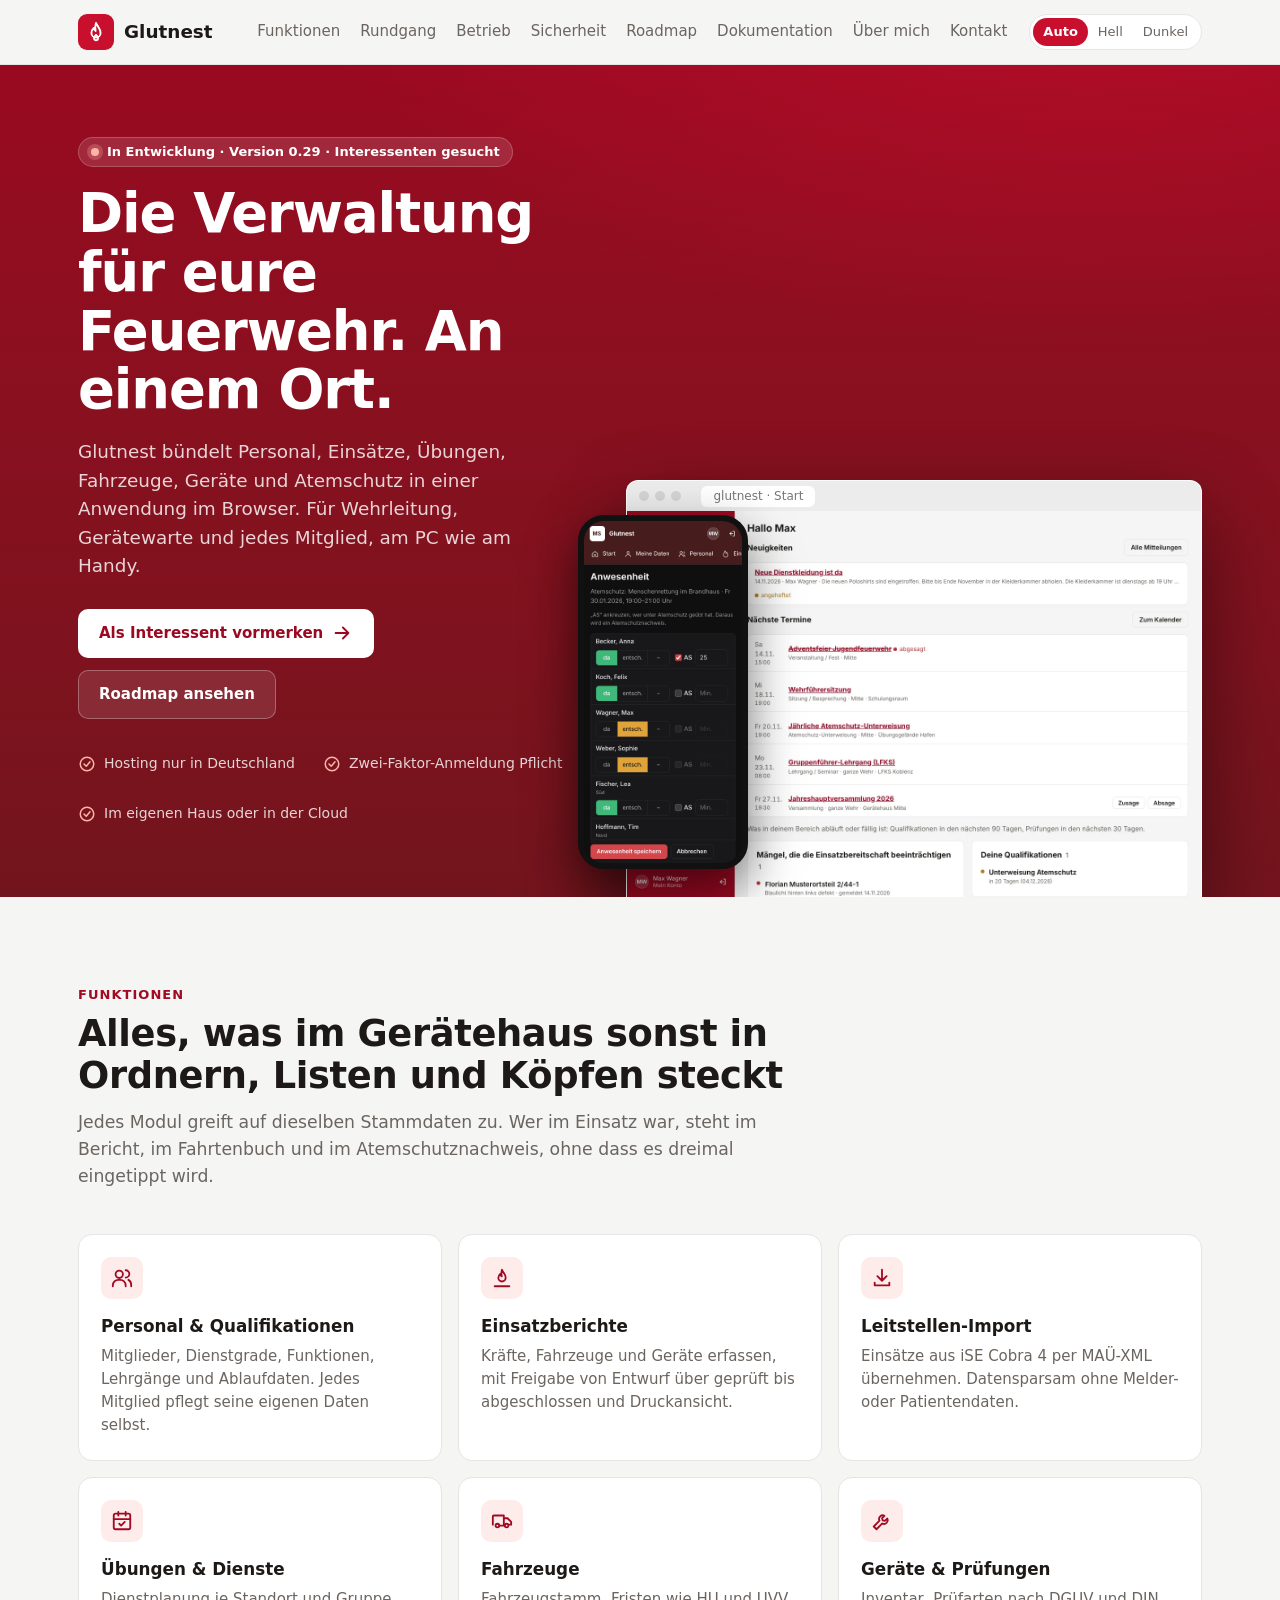
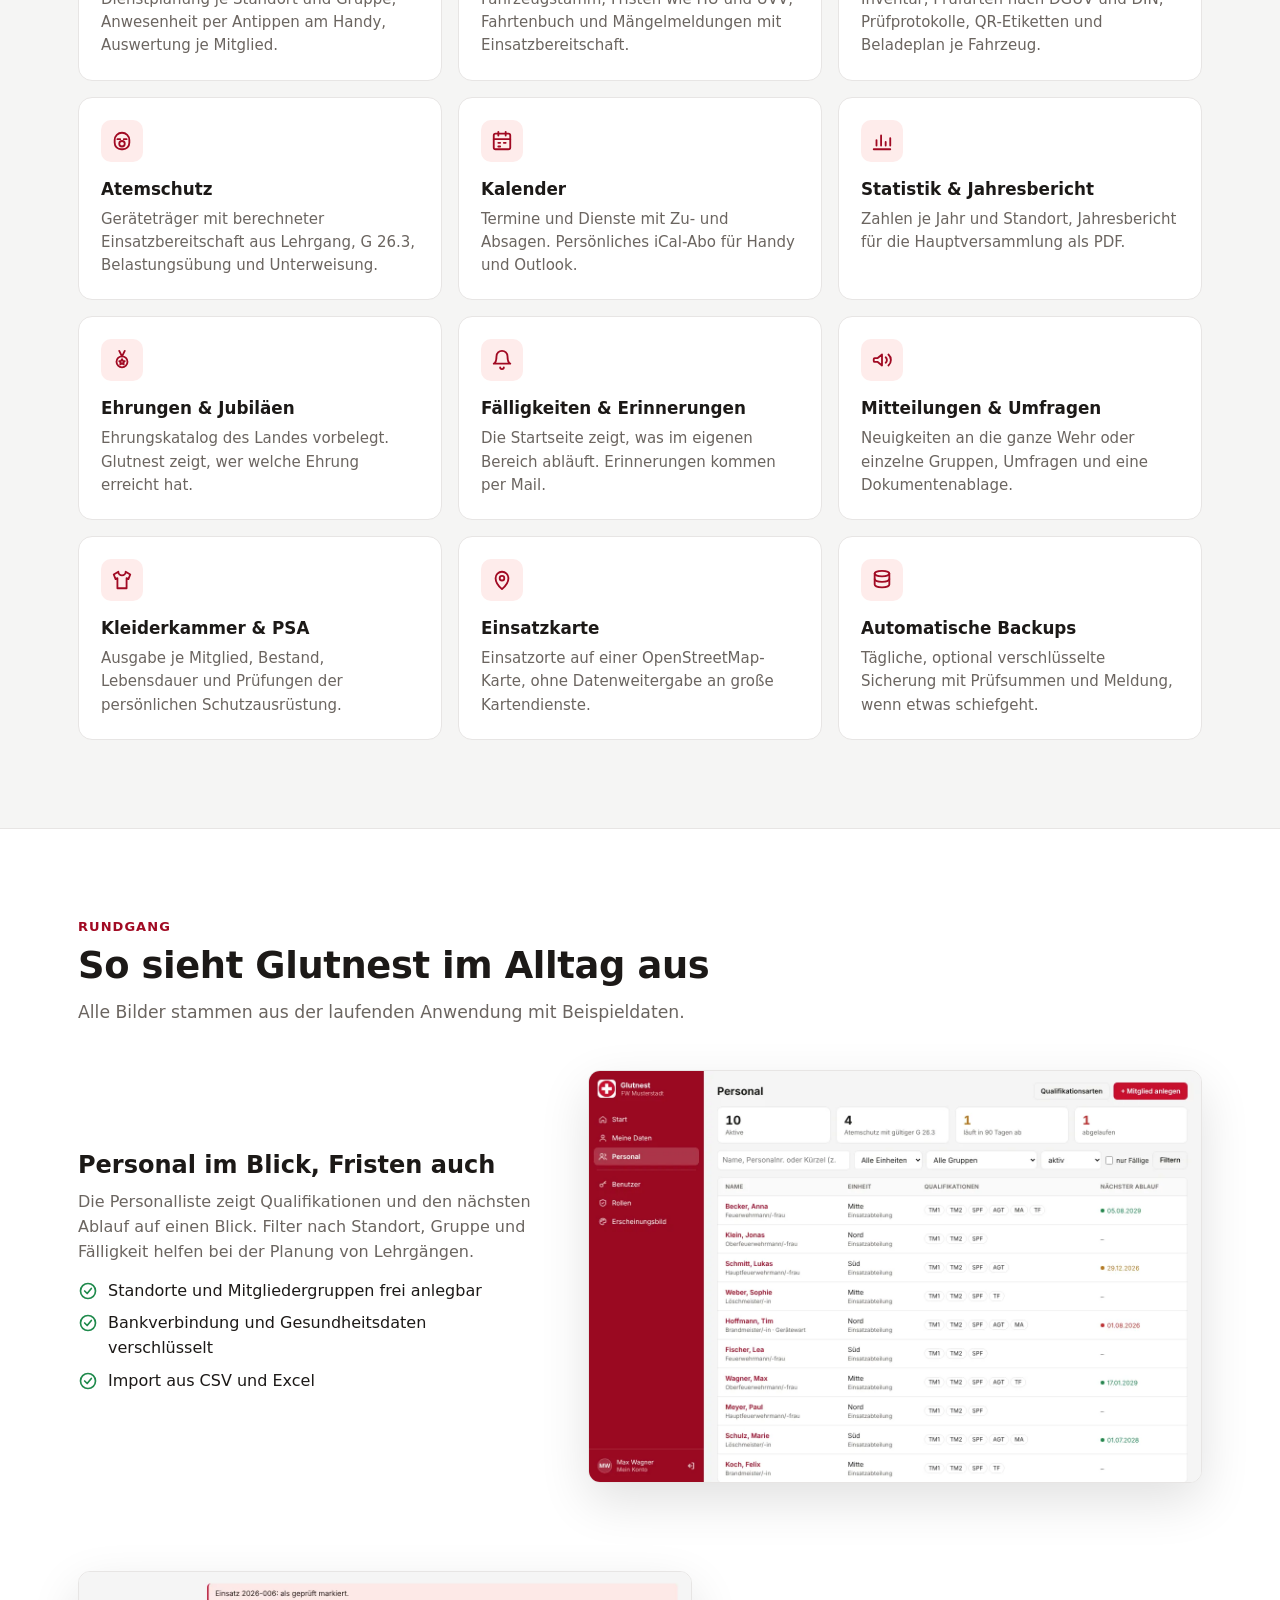
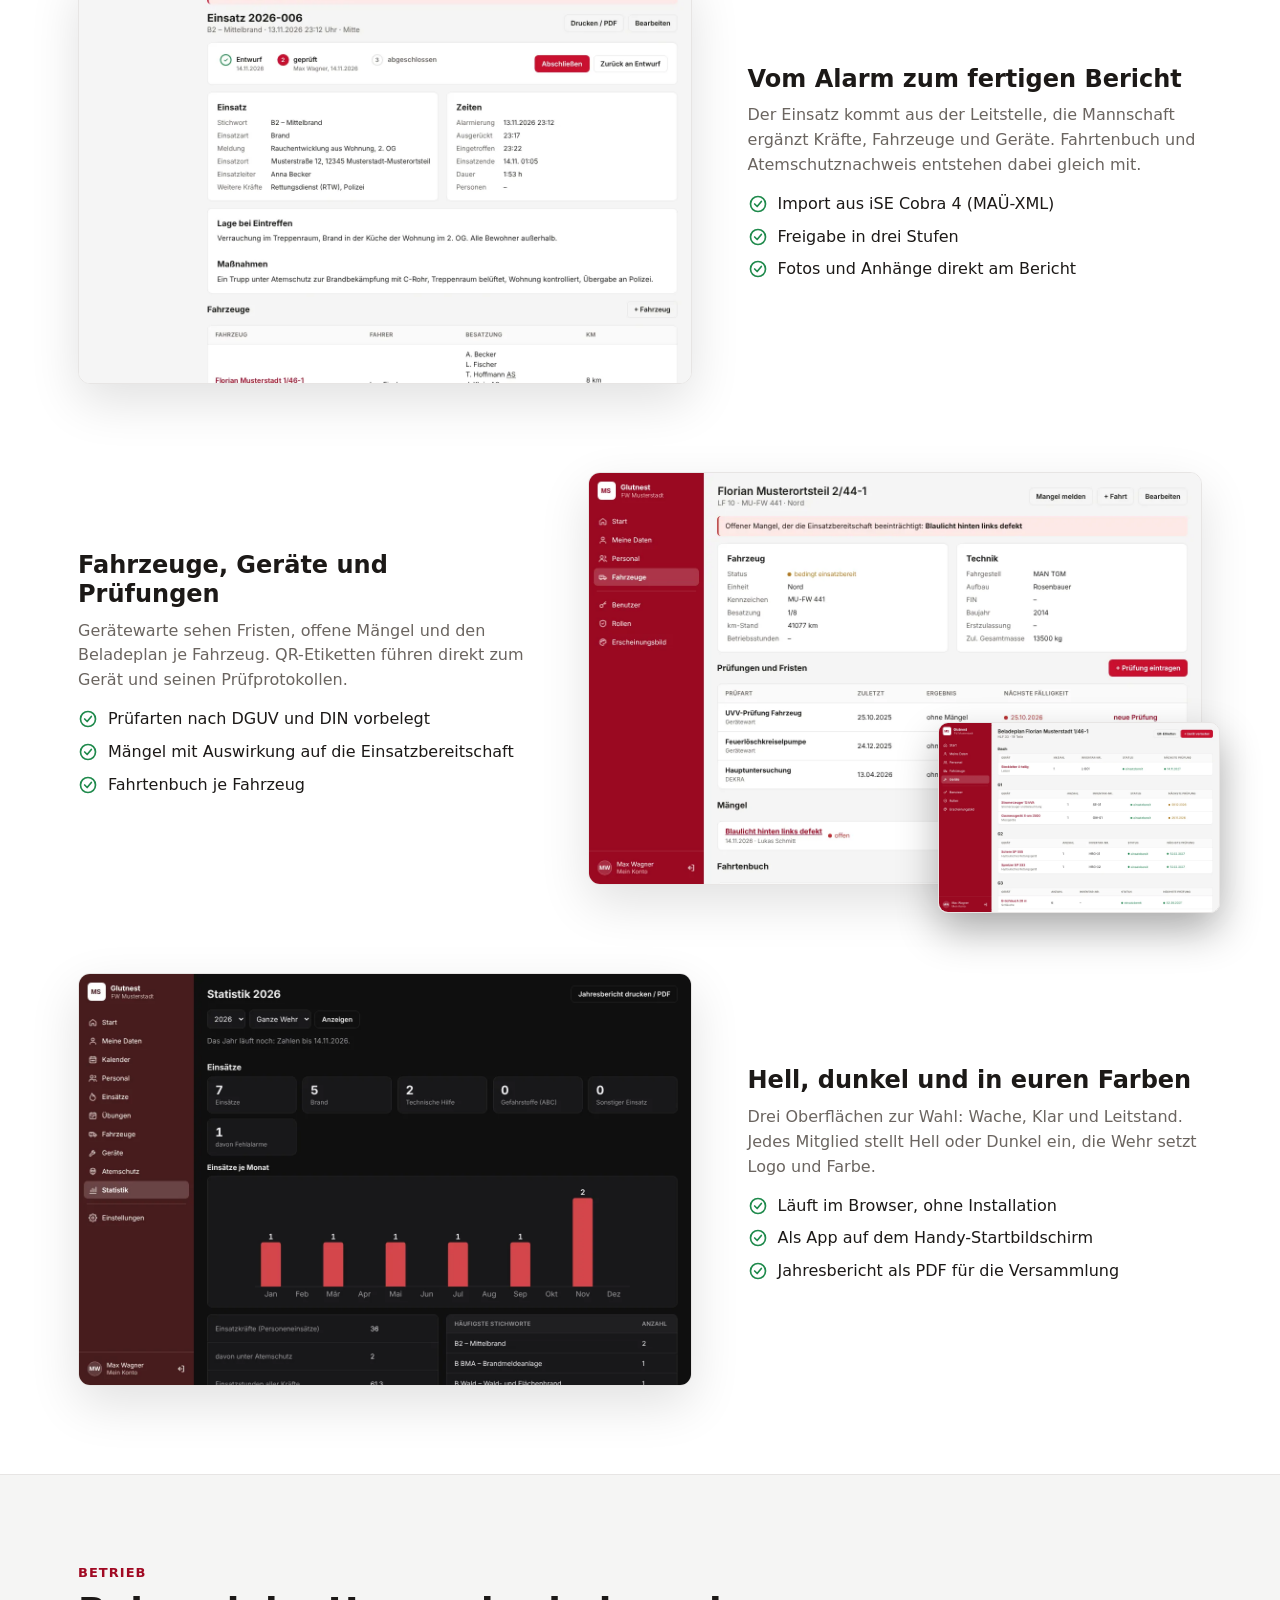
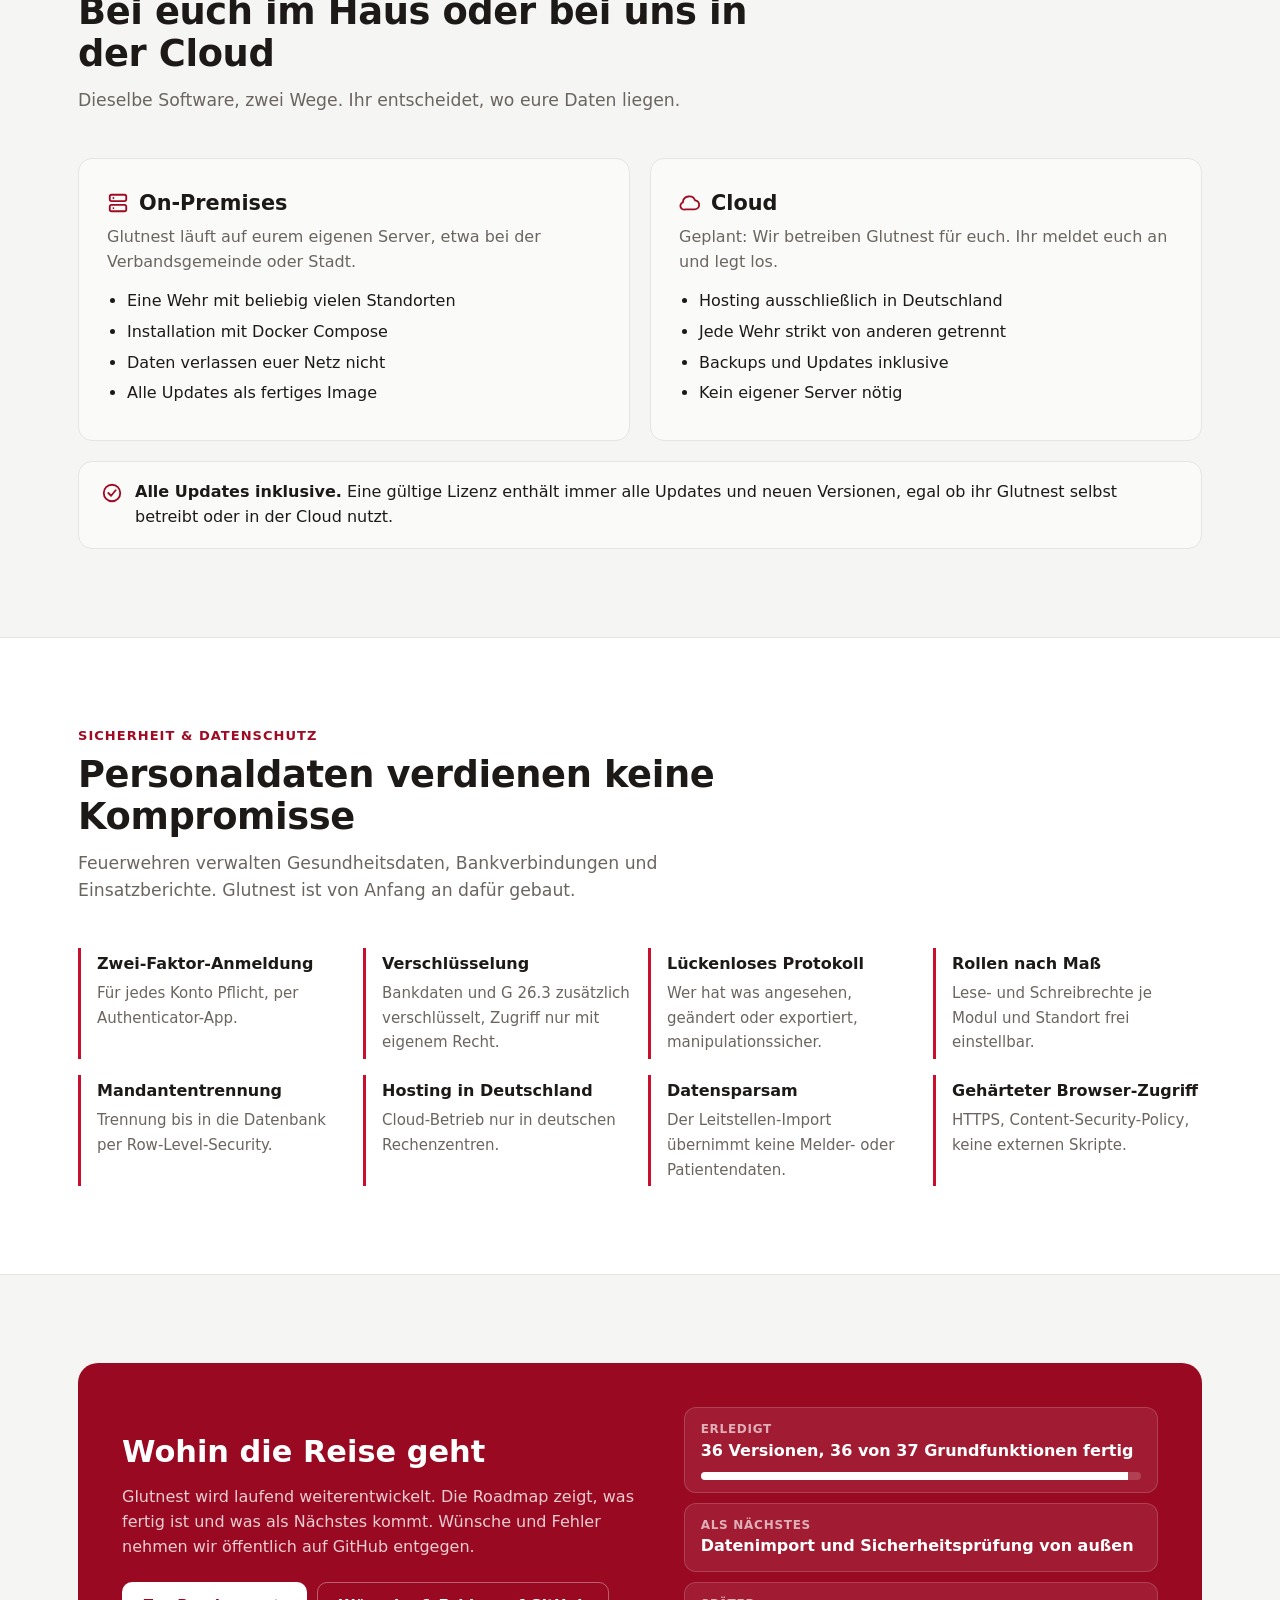
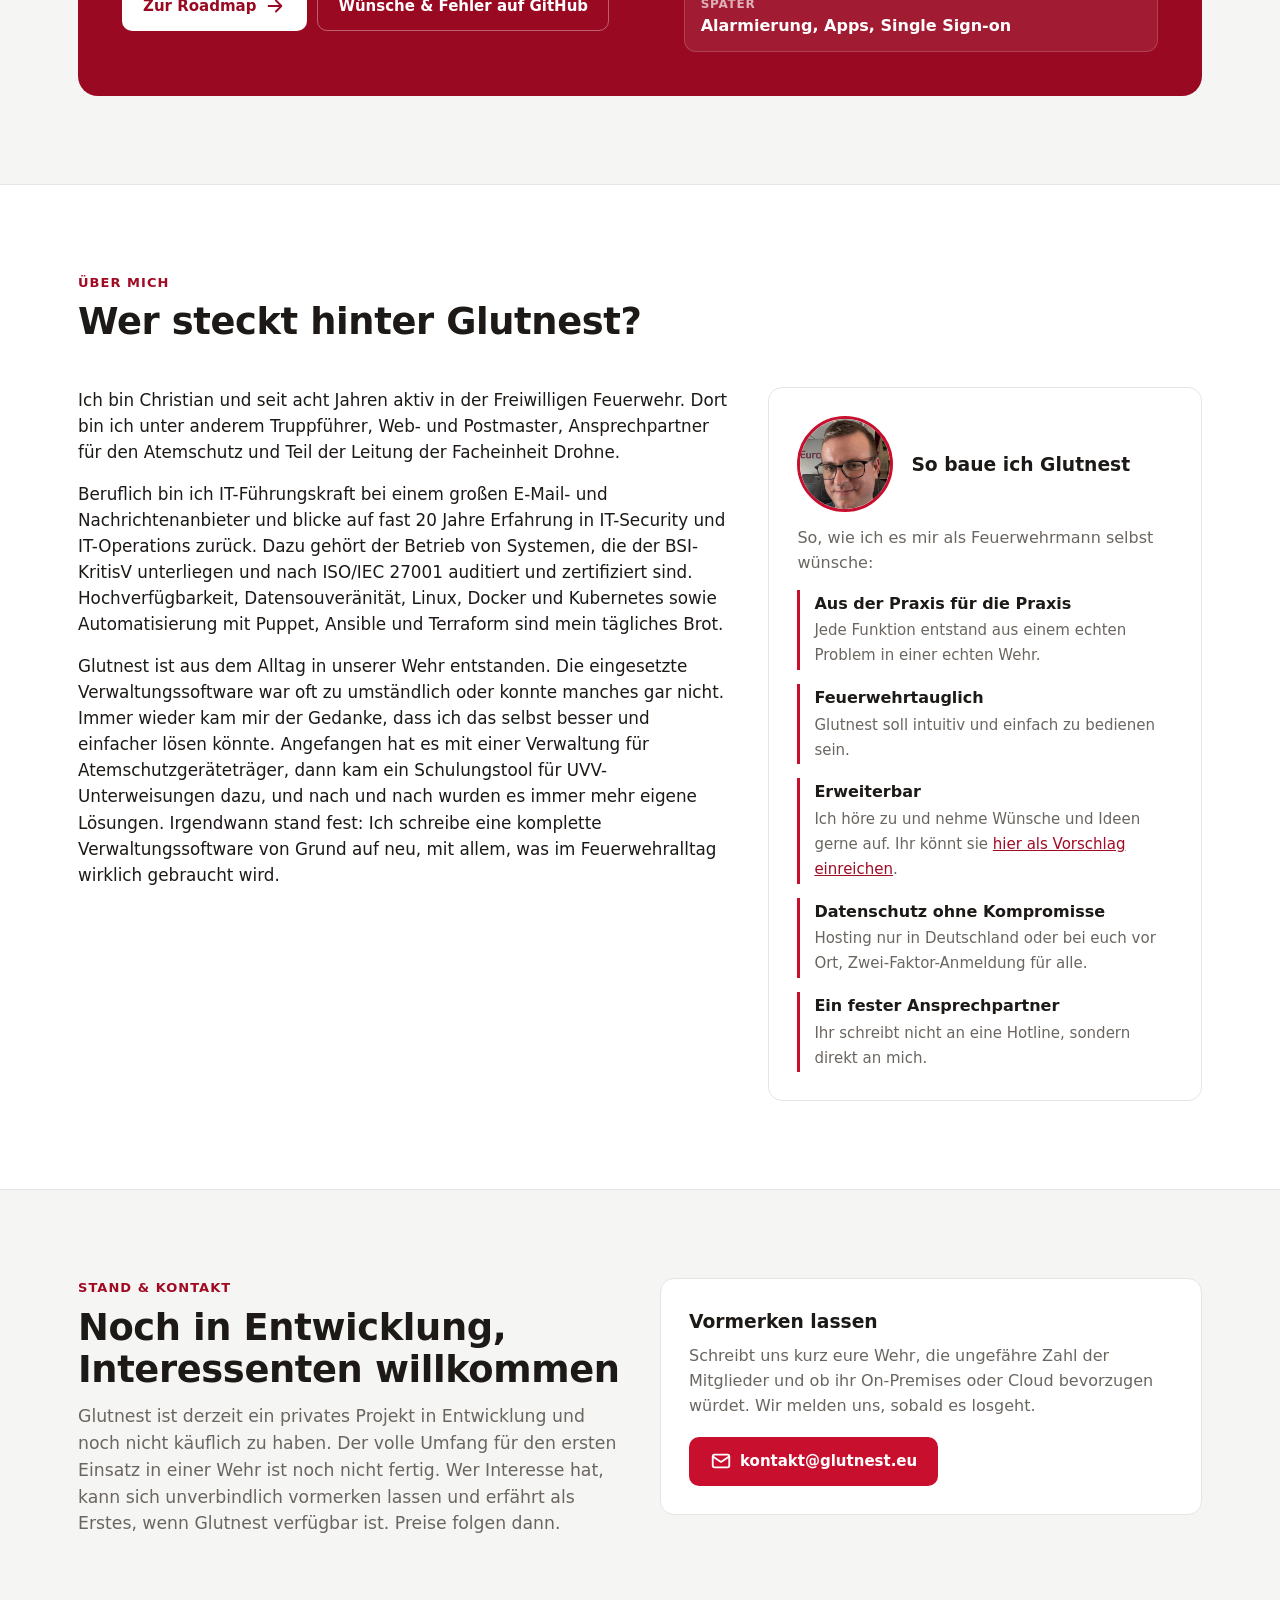
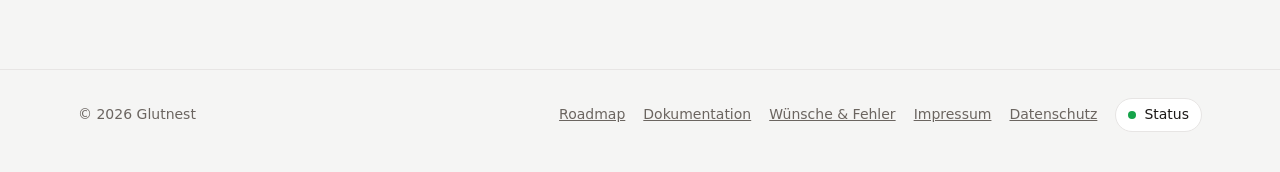
<file: index.html>
<!DOCTYPE html>
<html lang="de">
<head>
<meta charset="utf-8">
<meta name="viewport" content="width=device-width, initial-scale=1">
<title>Glutnest – Feuerwehr-Verwaltung aus Deutschland</title>
<meta name="description" content="Glutnest ist die browserbasierte Verwaltung für Freiwillige Feuerwehren: Personal, Einsätze, Übungen, Fahrzeuge, Geräte und Atemschutz. Im eigenen Haus oder in der Cloud mit Hosting in Deutschland.">
<meta property="og:title" content="Glutnest – Feuerwehr-Verwaltung aus Deutschland">
<meta property="og:description" content="Personal, Einsätze, Übungen, Fahrzeuge, Geräte und Atemschutz in einer Anwendung. On-Premises oder Cloud, Hosting nur in Deutschland.">
<meta property="og:image" content="https://glutnest.eu/bilder/start.webp">
<meta property="og:url" content="https://glutnest.eu/">
<meta property="og:locale" content="de_DE">
<link rel="canonical" href="https://glutnest.eu/">
<link rel="icon" href="/assets/favicon.svg" type="image/svg+xml">
<link rel="stylesheet" href="/assets/style.css?v=2">
<script src="/assets/darstellung.js?v=2"></script>
</head>
<body>

<svg width="0" height="0" style="position:absolute" aria-hidden="true">
  <symbol id="flamme" viewBox="0 0 24 24"><path d="M12 2c1 3.5 5 6 5 11a5 5 0 0 1-10 0c0-2.4 1.2-4 2.6-5.4.2 1.6.9 2.7 2 3.4C11 8 11 5 12 2Z"/><path d="M12 21a2.2 2.2 0 0 1-2.2-2.2c0-1.4 1.2-2.3 2.2-3.8 1 1.5 2.2 2.4 2.2 3.8A2.2 2.2 0 0 1 12 21Z"/></symbol>
  <symbol id="personen" viewBox="0 0 24 24"><circle cx="9" cy="8" r="4"/><path d="M2 21v-1a6 6 0 0 1 6-6h2a6 6 0 0 1 6 6v1"/><path d="M16 3.5a4 4 0 0 1 0 8"/><path d="M19 14a6 6 0 0 1 3 5.2V21"/></symbol>
  <symbol id="einsatz" viewBox="0 0 24 24"><path d="M12 3c.8 2.8 4 4.8 4 8.8a4 4 0 0 1-8 0c0-1.9 1-3.2 2.1-4.3.2 1.3.7 2.2 1.6 2.7C11.3 8 11.2 5.4 12 3Z"/><path d="M4 21h16"/></symbol>
  <symbol id="uebung" viewBox="0 0 24 24"><rect x="3" y="4" width="18" height="17" rx="2"/><path d="M8 2v4M16 2v4M3 10h18"/><path d="m9 15 2 2 4-4"/></symbol>
  <symbol id="fahrzeug" viewBox="0 0 24 24"><path d="M2 16V7a1 1 0 0 1 1-1h11v10"/><path d="M14 9h4l4 4v3h-2"/><circle cx="7" cy="17" r="2"/><circle cx="17" cy="17" r="2"/><path d="M9 17h6"/></symbol>
  <symbol id="geraet" viewBox="0 0 24 24"><path d="M14.7 6.3a4 4 0 0 0-5.4 5.4L3 18l3 3 6.3-6.3a4 4 0 0 0 5.4-5.4l-2.6 2.6-2.4-.6-.6-2.4Z"/></symbol>
  <symbol id="atemschutz" viewBox="0 0 24 24"><path d="M12 3a8 8 0 0 0-8 8v3a7 7 0 0 0 7 7h2a7 7 0 0 0 7-7v-3a8 8 0 0 0-8-8Z"/><circle cx="12" cy="15" r="3"/><path d="M7 10h3M14 10h3"/></symbol>
  <symbol id="kalender" viewBox="0 0 24 24"><rect x="3" y="4" width="18" height="17" rx="2"/><path d="M8 2v4M16 2v4M3 10h18M8 14h2M14 14h2M8 18h2"/></symbol>
  <symbol id="statistik" viewBox="0 0 24 24"><path d="M3 21h18"/><path d="M6 17V11M11 17V6M16 17v-4M21 17V9"/></symbol>
  <symbol id="orden" viewBox="0 0 24 24"><circle cx="12" cy="14" r="6"/><path d="m9 2 3 6 3-6"/><path d="m12 11 1 2 2 .3-1.5 1.4.4 2.1-1.9-1-1.9 1 .4-2.1L9 13.3l2-.3Z"/></symbol>
  <symbol id="glocke" viewBox="0 0 24 24"><path d="M6 8a6 6 0 0 1 12 0c0 7 3 8 3 8H3s3-1 3-8"/><path d="M10 20a2 2 0 0 0 4 0"/></symbol>
  <symbol id="nachricht" viewBox="0 0 24 24"><path d="M3 11v2a1 1 0 0 0 1 1h3l5 4V6L7 10H4a1 1 0 0 0-1 1Z"/><path d="M16 9a4 4 0 0 1 0 6M19 6a8 8 0 0 1 0 12"/></symbol>
  <symbol id="shirt" viewBox="0 0 24 24"><path d="M8 3 3 6l2 5 2-1v11h10V10l2 1 2-5-5-3a4 4 0 0 1-8 0Z"/></symbol>
  <symbol id="import" viewBox="0 0 24 24"><path d="M12 3v12M7 10l5 5 5-5"/><path d="M4 17v3h16v-3"/></symbol>
  <symbol id="karte" viewBox="0 0 24 24"><path d="M12 22s7-6.2 7-12a7 7 0 0 0-14 0c0 5.8 7 12 7 12Z"/><circle cx="12" cy="10" r="2.5"/></symbol>
  <symbol id="sicherung" viewBox="0 0 24 24"><ellipse cx="12" cy="5" rx="8" ry="3"/><path d="M4 5v6c0 1.7 3.6 3 8 3s8-1.3 8-3V5"/><path d="M4 11v6c0 1.7 3.6 3 8 3s8-1.3 8-3v-6"/></symbol>
  <symbol id="schild" viewBox="0 0 24 24"><path d="M12 22s8-3 8-10V5l-8-3-8 3v7c0 7 8 10 8 10Z"/><path d="m9 12 2 2 4-4"/></symbol>
  <symbol id="haken" viewBox="0 0 24 24"><circle cx="12" cy="12" r="9"/><path d="m8 12 3 3 5-6"/></symbol>
  <symbol id="server" viewBox="0 0 24 24"><rect x="3" y="3" width="18" height="7" rx="2"/><rect x="3" y="14" width="18" height="7" rx="2"/><path d="M7 6.5h.01M7 17.5h.01"/></symbol>
  <symbol id="wolke" viewBox="0 0 24 24"><path d="M7 19h10a5 5 0 0 0 .6-9.96A7 7 0 0 0 4.2 11.3 4 4 0 0 0 7 19Z"/></symbol>
  <symbol id="schloss" viewBox="0 0 24 24"><rect x="4" y="11" width="16" height="10" rx="2"/><path d="M8 11V7a4 4 0 0 1 8 0v4"/></symbol>
  <symbol id="handy" viewBox="0 0 24 24"><rect x="6" y="2" width="12" height="20" rx="2"/><path d="M11 18h2"/></symbol>
  <symbol id="pfeil" viewBox="0 0 24 24"><path d="M5 12h14M13 6l6 6-6 6"/></symbol>
  <symbol id="mail" viewBox="0 0 24 24"><rect x="3" y="5" width="18" height="14" rx="2"/><path d="m3 7 9 6 9-6"/></symbol>
</svg>

<header class="nav">
  <div class="innen">
    <a class="marke" href="/"><span class="logo"><svg><use href="#flamme"/></svg></span>Glutnest</a>
    <div class="menue" id="hauptmenue">
      <nav class="nav-links" aria-label="Hauptmenü">
        <a href="#funktionen">Funktionen</a>
        <a href="#rundgang">Rundgang</a>
        <a href="#betrieb">Betrieb</a>
        <a href="#sicherheit">Sicherheit</a>
        <a href="/roadmap/">Roadmap</a>
        <a href="/doku/">Dokumentation</a>
        <a href="#ueber-mich">Über mich</a>
        <a href="#kontakt">Kontakt</a>
      </nav>
      <div class="umschalter" role="group" aria-label="Darstellung">
        <button type="button" data-wert="auto">Auto</button>
        <button type="button" data-wert="hell">Hell</button>
        <button type="button" data-wert="dunkel">Dunkel</button>
      </div>
    </div>
    <button type="button" class="menue-knopf" aria-expanded="false" aria-controls="hauptmenue" aria-label="Menü öffnen">
      <svg viewBox="0 0 24 24" aria-hidden="true"><path class="zu" d="M4 7h16M4 12h16M4 17h16"/><path class="auf" d="M6 6l12 12M18 6 6 18"/></svg>
    </button>
  </div>
</header>

<main>
<section class="hero">
  <div class="innen">
    <div class="hero-text">
      <span class="etikett"><span class="punkt"></span><span>In Entwicklung · Version <span data-version>0.29</span> · Interessenten gesucht</span></span>
      <h1>Die Verwaltung für eure Feuerwehr. An einem Ort.</h1>
      <p class="lead">Glutnest bündelt Personal, Einsätze, Übungen, Fahrzeuge, Geräte und Atemschutz in einer Anwendung im Browser. Für Wehrleitung, Gerätewarte und jedes Mitglied, am PC wie am Handy.</p>
      <div class="knoepfe">
        <a class="knopf primaer" href="#kontakt">Als Interessent vormerken <svg class="i"><use href="#pfeil"/></svg></a>
        <a class="knopf zweit" href="/roadmap/">Roadmap ansehen</a>
      </div>
      <div class="vorteile">
        <span><svg class="i"><use href="#haken"/></svg>Hosting nur in Deutschland</span>
        <span><svg class="i"><use href="#haken"/></svg>Zwei-Faktor-Anmeldung Pflicht</span>
        <span><svg class="i"><use href="#haken"/></svg>Im eigenen Haus oder in der Cloud</span>
      </div>
    </div>
    <div class="hero-bild">
      <div class="fenster">
        <div class="leiste"><i></i><i></i><i></i><span>glutnest · Start</span></div>
        <img src="/bilder/start.webp" width="1280" height="860" alt="Startseite von Glutnest mit Neuigkeiten, nächsten Terminen und fälligen Prüfungen">
      </div>
      <div class="handy"><img src="/bilder/anwesenheit-handy.webp" width="780" height="1688" alt="Anwesenheit einer Übung am Handy erfassen, dunkle Darstellung"></div>
    </div>
  </div>
</section>

<section class="block" id="funktionen">
  <div class="innen">
    <div class="kopf">
      <div class="ueber">Funktionen</div>
      <h2>Alles, was im Gerätehaus sonst in Ordnern, Listen und Köpfen steckt</h2>
      <p>Jedes Modul greift auf dieselben Stammdaten zu. Wer im Einsatz war, steht im Bericht, im Fahrtenbuch und im Atemschutznachweis, ohne dass es dreimal eingetippt wird.</p>
    </div>
    <div class="module">
      <article class="modul"><div class="symbol"><svg class="i"><use href="#personen"/></svg></div><h3>Personal &amp; Qualifikationen</h3><p>Mitglieder, Dienstgrade, Funktionen, Lehrgänge und Ablaufdaten. Jedes Mitglied pflegt seine eigenen Daten selbst.</p></article>
      <article class="modul"><div class="symbol"><svg class="i"><use href="#einsatz"/></svg></div><h3>Einsatzberichte</h3><p>Kräfte, Fahrzeuge und Geräte erfassen, mit Freigabe von Entwurf über geprüft bis abgeschlossen und Druckansicht.</p></article>
      <article class="modul"><div class="symbol"><svg class="i"><use href="#import"/></svg></div><h3>Leitstellen-Import</h3><p>Einsätze aus iSE Cobra 4 per MAÜ-XML übernehmen. Datensparsam ohne Melder- oder Patientendaten.</p></article>
      <article class="modul"><div class="symbol"><svg class="i"><use href="#uebung"/></svg></div><h3>Übungen &amp; Dienste</h3><p>Dienstplanung je Standort und Gruppe, Anwesenheit per Antippen am Handy, Auswertung je Mitglied.</p></article>
      <article class="modul"><div class="symbol"><svg class="i"><use href="#fahrzeug"/></svg></div><h3>Fahrzeuge</h3><p>Fahrzeugstamm, Fristen wie HU und UVV, Fahrtenbuch und Mängelmeldungen mit Einsatzbereitschaft.</p></article>
      <article class="modul"><div class="symbol"><svg class="i"><use href="#geraet"/></svg></div><h3>Geräte &amp; Prüfungen</h3><p>Inventar, Prüfarten nach DGUV und DIN, Prüfprotokolle, QR-Etiketten und Beladeplan je Fahrzeug.</p></article>
      <article class="modul"><div class="symbol"><svg class="i"><use href="#atemschutz"/></svg></div><h3>Atemschutz</h3><p>Geräteträger mit berechneter Einsatzbereitschaft aus Lehrgang, G 26.3, Belastungsübung und Unterweisung.</p></article>
      <article class="modul"><div class="symbol"><svg class="i"><use href="#kalender"/></svg></div><h3>Kalender</h3><p>Termine und Dienste mit Zu- und Absagen. Persönliches iCal-Abo für Handy und Outlook.</p></article>
      <article class="modul"><div class="symbol"><svg class="i"><use href="#statistik"/></svg></div><h3>Statistik &amp; Jahresbericht</h3><p>Zahlen je Jahr und Standort, Jahresbericht für die Hauptversammlung als PDF.</p></article>
      <article class="modul"><div class="symbol"><svg class="i"><use href="#orden"/></svg></div><h3>Ehrungen &amp; Jubiläen</h3><p>Ehrungskatalog des Landes vorbelegt. Glutnest zeigt, wer welche Ehrung erreicht hat.</p></article>
      <article class="modul"><div class="symbol"><svg class="i"><use href="#glocke"/></svg></div><h3>Fälligkeiten &amp; Erinnerungen</h3><p>Die Startseite zeigt, was im eigenen Bereich abläuft. Erinnerungen kommen per Mail.</p></article>
      <article class="modul"><div class="symbol"><svg class="i"><use href="#nachricht"/></svg></div><h3>Mitteilungen &amp; Umfragen</h3><p>Neuigkeiten an die ganze Wehr oder einzelne Gruppen, Umfragen und eine Dokumentenablage.</p></article>
      <article class="modul"><div class="symbol"><svg class="i"><use href="#shirt"/></svg></div><h3>Kleiderkammer &amp; PSA</h3><p>Ausgabe je Mitglied, Bestand, Lebensdauer und Prüfungen der persönlichen Schutzausrüstung.</p></article>
      <article class="modul"><div class="symbol"><svg class="i"><use href="#karte"/></svg></div><h3>Einsatzkarte</h3><p>Einsatzorte auf einer OpenStreetMap-Karte, ohne Datenweitergabe an große Kartendienste.</p></article>
      <article class="modul"><div class="symbol"><svg class="i"><use href="#sicherung"/></svg></div><h3>Automatische Backups</h3><p>Tägliche, optional verschlüsselte Sicherung mit Prüfsummen und Meldung, wenn etwas schiefgeht.</p></article>
    </div>
  </div>
</section>

<section class="block alt" id="rundgang">
  <div class="innen">
    <div class="kopf">
      <div class="ueber">Rundgang</div>
      <h2>So sieht Glutnest im Alltag aus</h2>
      <p>Alle Bilder stammen aus der laufenden Anwendung mit Beispieldaten.</p>
    </div>

    <div class="zeile">
      <div class="text">
        <h3>Personal im Blick, Fristen auch</h3>
        <p>Die Personalliste zeigt Qualifikationen und den nächsten Ablauf auf einen Blick. Filter nach Standort, Gruppe und Fälligkeit helfen bei der Planung von Lehrgängen.</p>
        <ul>
          <li><svg class="i"><use href="#haken"/></svg>Standorte und Mitgliedergruppen frei anlegbar</li>
          <li><svg class="i"><use href="#haken"/></svg>Bankverbindung und Gesundheitsdaten verschlüsselt</li>
          <li><svg class="i"><use href="#haken"/></svg>Import aus CSV und Excel</li>
        </ul>
      </div>
      <div class="bildrahmen"><img src="/bilder/personal.webp" width="1280" height="860" loading="lazy" alt="Personalliste mit Qualifikationen und nächstem Ablaufdatum"></div>
    </div>

    <div class="zeile dreh">
      <div class="text">
        <h3>Vom Alarm zum fertigen Bericht</h3>
        <p>Der Einsatz kommt aus der Leitstelle, die Mannschaft ergänzt Kräfte, Fahrzeuge und Geräte. Fahrtenbuch und Atemschutznachweis entstehen dabei gleich mit.</p>
        <ul>
          <li><svg class="i"><use href="#haken"/></svg>Import aus iSE Cobra 4 (MAÜ-XML)</li>
          <li><svg class="i"><use href="#haken"/></svg>Freigabe in drei Stufen</li>
          <li><svg class="i"><use href="#haken"/></svg>Fotos und Anhänge direkt am Bericht</li>
        </ul>
      </div>
      <div class="bildrahmen"><img src="/bilder/einsatz.webp" width="1280" height="860" loading="lazy" alt="Einsatzbericht mit Stichwort, Zeiten, Lage und Maßnahmen"></div>
    </div>

    <div class="zeile">
      <div class="text">
        <h3>Fahrzeuge, Geräte und Prüfungen</h3>
        <p>Gerätewarte sehen Fristen, offene Mängel und den Beladeplan je Fahrzeug. QR-Etiketten führen direkt zum Gerät und seinen Prüfprotokollen.</p>
        <ul>
          <li><svg class="i"><use href="#haken"/></svg>Prüfarten nach DGUV und DIN vorbelegt</li>
          <li><svg class="i"><use href="#haken"/></svg>Mängel mit Auswirkung auf die Einsatzbereitschaft</li>
          <li><svg class="i"><use href="#haken"/></svg>Fahrtenbuch je Fahrzeug</li>
        </ul>
      </div>
      <div class="paar">
        <div class="bildrahmen"><img src="/bilder/fahrzeug.webp" width="1280" height="860" loading="lazy" alt="Fahrzeugseite mit Prüfungen, Fristen und Mängeln"></div>
        <div class="zweites"><img src="/bilder/beladeplan.webp" width="1280" height="860" loading="lazy" alt="Beladeplan eines Fahrzeugs nach Geräteräumen"></div>
      </div>
    </div>

    <div class="zeile dreh">
      <div class="text">
        <h3>Hell, dunkel und in euren Farben</h3>
        <p>Drei Oberflächen zur Wahl: Wache, Klar und Leitstand. Jedes Mitglied stellt Hell oder Dunkel ein, die Wehr setzt Logo und Farbe.</p>
        <ul>
          <li><svg class="i"><use href="#haken"/></svg>Läuft im Browser, ohne Installation</li>
          <li><svg class="i"><use href="#haken"/></svg>Als App auf dem Handy-Startbildschirm</li>
          <li><svg class="i"><use href="#haken"/></svg>Jahresbericht als PDF für die Versammlung</li>
        </ul>
      </div>
      <div class="bildrahmen"><img src="/bilder/statistik-dunkel.webp" width="1280" height="860" loading="lazy" alt="Statistikseite in dunkler Darstellung mit Einsätzen je Monat"></div>
    </div>
  </div>
</section>

<section class="block" id="betrieb">
  <div class="innen">
    <div class="kopf">
      <div class="ueber">Betrieb</div>
      <h2>Bei euch im Haus oder bei uns in der Cloud</h2>
      <p>Dieselbe Software, zwei Wege. Ihr entscheidet, wo eure Daten liegen.</p>
    </div>
    <div class="zwei">
      <div class="option">
        <h3><svg class="i"><use href="#server"/></svg>On-Premises</h3>
        <p>Glutnest läuft auf eurem eigenen Server, etwa bei der Verbandsgemeinde oder Stadt.</p>
        <ul>
          <li>Eine Wehr mit beliebig vielen Standorten</li>
          <li>Installation mit Docker Compose</li>
          <li>Daten verlassen euer Netz nicht</li>
          <li>Alle Updates als fertiges Image</li>
        </ul>
      </div>
      <div class="option">
        <h3><svg class="i"><use href="#wolke"/></svg>Cloud</h3>
        <p>Geplant: Wir betreiben Glutnest für euch. Ihr meldet euch an und legt los.</p>
        <ul>
          <li>Hosting ausschließlich in Deutschland</li>
          <li>Jede Wehr strikt von anderen getrennt</li>
          <li>Backups und Updates inklusive</li>
          <li>Kein eigener Server nötig</li>
        </ul>
      </div>
    </div>
    <p class="lizenz-hinweis"><svg class="i"><use href="#haken"/></svg><span><strong>Alle Updates inklusive.</strong> Eine gültige Lizenz enthält immer alle Updates und neuen Versionen, egal ob ihr Glutnest selbst betreibt oder in der Cloud nutzt.</span></p>
  </div>
</section>

<section class="block alt" id="sicherheit">
  <div class="innen">
    <div class="kopf">
      <div class="ueber">Sicherheit &amp; Datenschutz</div>
      <h2>Personaldaten verdienen keine Kompromisse</h2>
      <p>Feuerwehren verwalten Gesundheitsdaten, Bankverbindungen und Einsatzberichte. Glutnest ist von Anfang an dafür gebaut.</p>
    </div>
    <div class="sicher">
      <div><strong>Zwei-Faktor-Anmeldung</strong><span>Für jedes Konto Pflicht, per Authenticator-App.</span></div>
      <div><strong>Verschlüsselung</strong><span>Bankdaten und G 26.3 zusätzlich verschlüsselt, Zugriff nur mit eigenem Recht.</span></div>
      <div><strong>Lückenloses Protokoll</strong><span>Wer hat was angesehen, geändert oder exportiert, manipulationssicher.</span></div>
      <div><strong>Rollen nach Maß</strong><span>Lese- und Schreibrechte je Modul und Standort frei einstellbar.</span></div>
      <div><strong>Mandantentrennung</strong><span>Trennung bis in die Datenbank per Row-Level-Security.</span></div>
      <div><strong>Hosting in Deutschland</strong><span>Cloud-Betrieb nur in deutschen Rechenzentren.</span></div>
      <div><strong>Datensparsam</strong><span>Der Leitstellen-Import übernimmt keine Melder- oder Patientendaten.</span></div>
      <div><strong>Gehärteter Browser-Zugriff</strong><span>HTTPS, Content-Security-Policy, keine externen Skripte.</span></div>
    </div>
  </div>
</section>

<section class="block" id="roadmap">
  <div class="innen">
    <div class="roadmap-teaser">
      <div>
        <h2>Wohin die Reise geht</h2>
        <p>Glutnest wird laufend weiterentwickelt. Die Roadmap zeigt, was fertig ist und was als Nächstes kommt. Wünsche und Fehler nehmen wir öffentlich auf GitHub entgegen.</p>
        <div class="knoepfe-zeile"><a class="knopf primaer" href="/roadmap/">Zur Roadmap <svg class="i"><use href="#pfeil"/></svg></a> <a class="knopf hell-rand" href="https://github.com/siliconserver/glutnest.eu/issues">Wünsche &amp; Fehler auf GitHub</a></div>
      </div>
      <div class="etappen">
        <div class="etappe"><div class="status">Erledigt</div><strong>36 Versionen, 36 von 37 Grundfunktionen fertig</strong><div class="balken"><span style="width:97%"></span></div></div>
        <div class="etappe"><div class="status">Als Nächstes</div><strong>Datenimport und Sicherheitsprüfung von außen</strong></div>
        <div class="etappe"><div class="status">Später</div><strong>Alarmierung, Apps, Single Sign-on</strong></div>
      </div>
    </div>
  </div>
</section>

<section class="block alt" id="ueber-mich">
  <div class="innen">
    <div class="kopf">
      <div class="ueber">Über mich</div>
      <h2>Wer steckt hinter Glutnest?</h2>
    </div>
    <div class="person">
      <div class="person-text">
        <p>Ich bin Christian und seit acht Jahren aktiv in der Freiwilligen Feuerwehr. Dort bin ich unter anderem Truppführer, Web- und Postmaster, Ansprechpartner für den Atemschutz und Teil der Leitung der Facheinheit Drohne.</p>
        <p>Beruflich bin ich IT-Führungskraft bei einem großen E-Mail- und Nachrichtenanbieter und blicke auf fast 20 Jahre Erfahrung in IT-Security und IT-Operations zurück. Dazu gehört der Betrieb von Systemen, die der BSI-KritisV unterliegen und nach ISO/IEC 27001 auditiert und zertifiziert sind. Hochverfügbarkeit, Datensouveränität, Linux, Docker und Kubernetes sowie Automatisierung mit Puppet, Ansible und Terraform sind mein tägliches Brot.</p>
        <p>Glutnest ist aus dem Alltag in unserer Wehr entstanden. Die eingesetzte Verwaltungssoftware war oft zu umständlich oder konnte manches gar nicht. Immer wieder kam mir der Gedanke, dass ich das selbst besser und einfacher lösen könnte. Angefangen hat es mit einer Verwaltung für Atemschutzgeräteträger, dann kam ein Schulungstool für UVV-Unterweisungen dazu, und nach und nach wurden es immer mehr eigene Lösungen. Irgendwann stand fest: Ich schreibe eine komplette Verwaltungssoftware von Grund auf neu, mit allem, was im Feuerwehralltag wirklich gebraucht wird.</p>
      </div>
      <div class="kontaktkarte person-karte">
        <div class="person-kopf">
          <img class="person-foto" src="/bilder/christian.webp" width="96" height="96" alt="Porträt von Christian" loading="lazy">
          <h3>So baue ich Glutnest</h3>
        </div>
        <p>So, wie ich es mir als Feuerwehrmann selbst wünsche:</p>
        <ul class="grundsaetze">
          <li><strong>Aus der Praxis für die Praxis</strong><span>Jede Funktion entstand aus einem echten Problem in einer echten Wehr.</span></li>
          <li><strong>Feuerwehrtauglich</strong><span>Glutnest soll intuitiv und einfach zu bedienen sein.</span></li>
          <li><strong>Erweiterbar</strong><span>Ich höre zu und nehme Wünsche und Ideen gerne auf. Ihr könnt sie <a href="https://github.com/siliconserver/glutnest.eu/issues">hier als Vorschlag einreichen</a>.</span></li>
          <li><strong>Datenschutz ohne Kompromisse</strong><span>Hosting nur in Deutschland oder bei euch vor Ort, Zwei-Faktor-Anmeldung für alle.</span></li>
          <li><strong>Ein fester Ansprechpartner</strong><span>Ihr schreibt nicht an eine Hotline, sondern direkt an mich.</span></li>
        </ul>
      </div>
    </div>
  </div>
</section>

<section class="block" id="kontakt">
  <div class="innen kontakt">
    <div class="kopf">
      <div class="ueber">Stand &amp; Kontakt</div>
      <h2>Noch in Entwicklung, Interessenten willkommen</h2>
      <p>Glutnest ist derzeit ein privates Projekt in Entwicklung und noch nicht käuflich zu haben. Der volle Umfang für den ersten Einsatz in einer Wehr ist noch nicht fertig. Wer Interesse hat, kann sich unverbindlich vormerken lassen und erfährt als Erstes, wenn Glutnest verfügbar ist. Preise folgen dann.</p>
    </div>
    <div class="kontaktkarte">
      <h3>Vormerken lassen</h3>
      <p>Schreibt uns kurz eure Wehr, die ungefähre Zahl der Mitglieder und ob ihr On-Premises oder Cloud bevorzugen würdet. Wir melden uns, sobald es losgeht.</p>
      <a class="knopf primaer" href="mailto:kontakt@glutnest.eu?subject=Interesse%20an%20Glutnest"><svg class="i"><use href="#mail"/></svg>kontakt@glutnest.eu</a>
    </div>
  </div>
</section>
</main>

<footer class="fuss">
  <div class="innen">
    <span>© 2026 Glutnest</span>
    <nav aria-label="Rechtliches">
      <a href="/roadmap/">Roadmap</a>
      <a href="/doku/">Dokumentation</a>
      <a href="https://github.com/siliconserver/glutnest.eu/issues">Wünsche &amp; Fehler</a>
      <a href="/impressum/">Impressum</a>
      <a href="/datenschutz/">Datenschutz</a>
      <a class="status-knopf" href="https://status.glutnest.eu/" rel="noopener"><span class="punkt" aria-hidden="true"></span>Status</a>
    </nav>
  </div>
</footer>
</body>
</html>
</file>
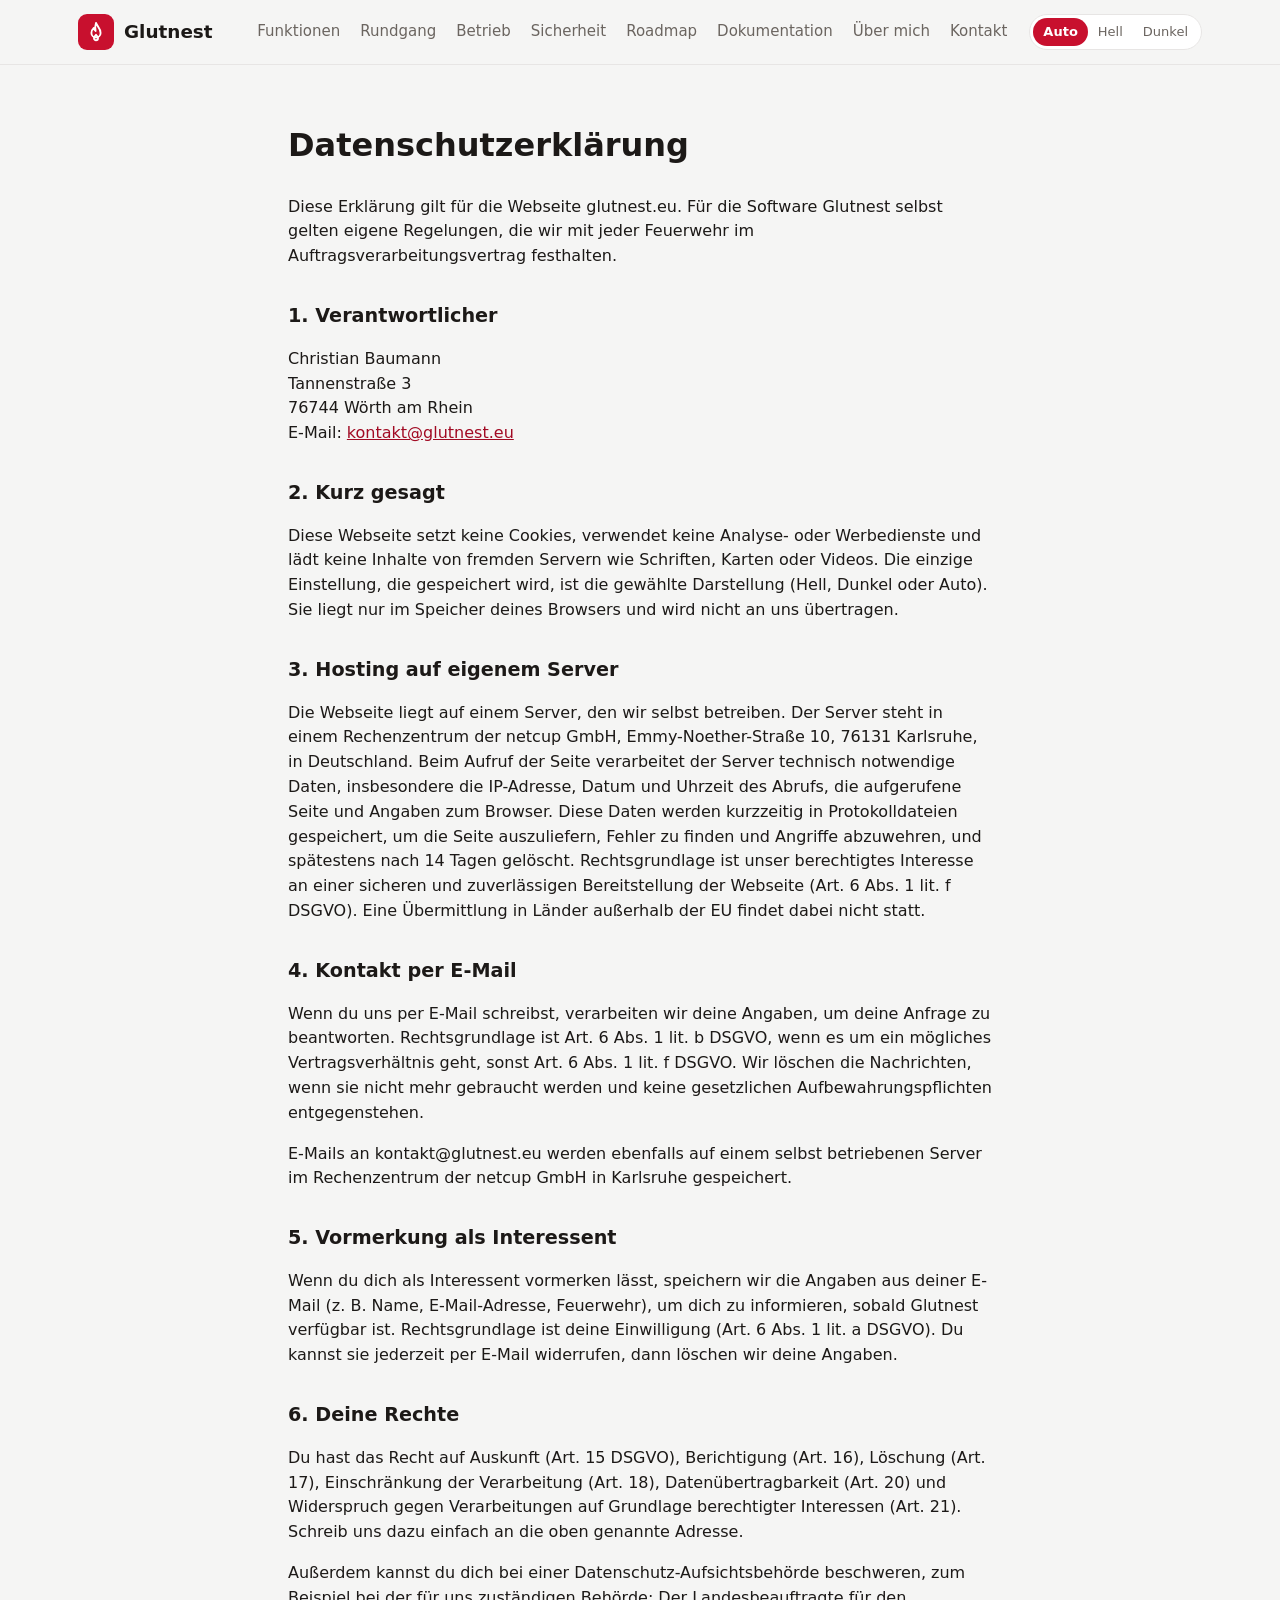
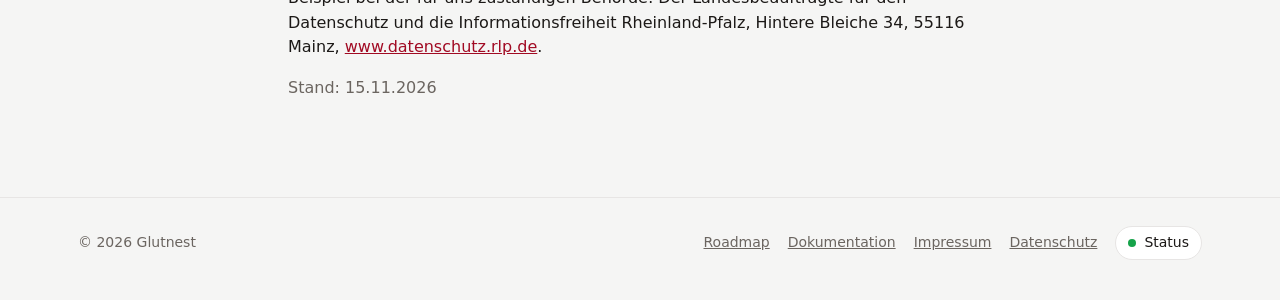
<file: datenschutz/index.html>
<!DOCTYPE html>
<html lang="de">
<head>
<meta charset="utf-8">
<meta name="viewport" content="width=device-width, initial-scale=1">
<title>Datenschutz – Glutnest</title>
<link rel="canonical" href="https://glutnest.eu/datenschutz/">
<link rel="icon" href="/assets/favicon.svg" type="image/svg+xml">
<link rel="stylesheet" href="/assets/style.css?v=2">
<script src="/assets/darstellung.js?v=2"></script>
</head>
<body>
<header class="nav">
  <div class="innen">
    <a class="marke" href="/"><span class="logo"><svg viewBox="0 0 24 24"><path d="M12 2c1 3.5 5 6 5 11a5 5 0 0 1-10 0c0-2.4 1.2-4 2.6-5.4.2 1.6.9 2.7 2 3.4C11 8 11 5 12 2Z"/><path d="M12 21a2.2 2.2 0 0 1-2.2-2.2c0-1.4 1.2-2.3 2.2-3.8 1 1.5 2.2 2.4 2.2 3.8A2.2 2.2 0 0 1 12 21Z"/></svg></span>Glutnest</a>
    <div class="menue" id="hauptmenue">
      <nav class="nav-links" aria-label="Hauptmenü">
        <a href="/#funktionen">Funktionen</a>
        <a href="/#rundgang">Rundgang</a>
        <a href="/#betrieb">Betrieb</a>
        <a href="/#sicherheit">Sicherheit</a>
        <a href="/roadmap/">Roadmap</a>
        <a href="/doku/">Dokumentation</a>
        <a href="/#ueber-mich">Über mich</a>
        <a href="/#kontakt">Kontakt</a>
      </nav>
      <div class="umschalter" role="group" aria-label="Darstellung">
        <button type="button" data-wert="auto">Auto</button>
        <button type="button" data-wert="hell">Hell</button>
        <button type="button" data-wert="dunkel">Dunkel</button>
      </div>
    </div>
    <button type="button" class="menue-knopf" aria-expanded="false" aria-controls="hauptmenue" aria-label="Menü öffnen">
      <svg viewBox="0 0 24 24" aria-hidden="true"><path class="zu" d="M4 7h16M4 12h16M4 17h16"/><path class="auf" d="M6 6l12 12M18 6 6 18"/></svg>
    </button>
  </div>
</header>
<main class="rechtstext">
<h1>Datenschutzerklärung</h1>
<p>Diese Erklärung gilt für die Webseite glutnest.eu. Für die Software Glutnest selbst gelten eigene Regelungen, die wir mit jeder Feuerwehr im Auftragsverarbeitungsvertrag festhalten.</p>

<h2>1. Verantwortlicher</h2>
<p>Christian Baumann<br>Tannenstraße 3<br>76744 Wörth am Rhein<br>E-Mail: <a href="mailto:kontakt@glutnest.eu">kontakt@glutnest.eu</a></p>

<h2>2. Kurz gesagt</h2>
<p>Diese Webseite setzt keine Cookies, verwendet keine Analyse- oder Werbedienste und lädt keine Inhalte von fremden Servern wie Schriften, Karten oder Videos. Die einzige Einstellung, die gespeichert wird, ist die gewählte Darstellung (Hell, Dunkel oder Auto). Sie liegt nur im Speicher deines Browsers und wird nicht an uns übertragen.</p>

<h2>3. Hosting auf eigenem Server</h2>
<p>Die Webseite liegt auf einem Server, den wir selbst betreiben. Der Server steht in einem Rechenzentrum der netcup GmbH, Emmy-Noether-Straße 10, 76131 Karlsruhe, in Deutschland. Beim Aufruf der Seite verarbeitet der Server technisch notwendige Daten, insbesondere die IP-Adresse, Datum und Uhrzeit des Abrufs, die aufgerufene Seite und Angaben zum Browser. Diese Daten werden kurzzeitig in Protokolldateien gespeichert, um die Seite auszuliefern, Fehler zu finden und Angriffe abzuwehren, und spätestens nach 14 Tagen gelöscht. Rechtsgrundlage ist unser berechtigtes Interesse an einer sicheren und zuverlässigen Bereitstellung der Webseite (Art. 6 Abs. 1 lit. f DSGVO). Eine Übermittlung in Länder außerhalb der EU findet dabei nicht statt.</p>

<h2>4. Kontakt per E-Mail</h2>
<p>Wenn du uns per E-Mail schreibst, verarbeiten wir deine Angaben, um deine Anfrage zu beantworten. Rechtsgrundlage ist Art. 6 Abs. 1 lit. b DSGVO, wenn es um ein mögliches Vertragsverhältnis geht, sonst Art. 6 Abs. 1 lit. f DSGVO. Wir löschen die Nachrichten, wenn sie nicht mehr gebraucht werden und keine gesetzlichen Aufbewahrungspflichten entgegenstehen.</p>
<p>E-Mails an kontakt@glutnest.eu werden ebenfalls auf einem selbst betriebenen Server im Rechenzentrum der netcup GmbH in Karlsruhe gespeichert.</p>

<h2>5. Vormerkung als Interessent</h2>
<p>Wenn du dich als Interessent vormerken lässt, speichern wir die Angaben aus deiner E-Mail (z. B. Name, E-Mail-Adresse, Feuerwehr), um dich zu informieren, sobald Glutnest verfügbar ist. Rechtsgrundlage ist deine Einwilligung (Art. 6 Abs. 1 lit. a DSGVO). Du kannst sie jederzeit per E-Mail widerrufen, dann löschen wir deine Angaben.</p>

<h2>6. Deine Rechte</h2>
<p>Du hast das Recht auf Auskunft (Art. 15 DSGVO), Berichtigung (Art. 16), Löschung (Art. 17), Einschränkung der Verarbeitung (Art. 18), Datenübertragbarkeit (Art. 20) und Widerspruch gegen Verarbeitungen auf Grundlage berechtigter Interessen (Art. 21). Schreib uns dazu einfach an die oben genannte Adresse.</p>
<p>Außerdem kannst du dich bei einer Datenschutz-Aufsichtsbehörde beschweren, zum Beispiel bei der für uns zuständigen Behörde: Der Landesbeauftragte für den Datenschutz und die Informationsfreiheit Rheinland-Pfalz, Hintere Bleiche 34, 55116 Mainz, <a href="https://www.datenschutz.rlp.de">www.datenschutz.rlp.de</a>.</p>

<p class="leise">Stand: 15.11.2026</p>
</main>
<footer class="fuss">
  <div class="innen">
    <span>© 2026 Glutnest</span>
    <nav aria-label="Rechtliches">
      <a href="/roadmap/">Roadmap</a>
      <a href="/doku/">Dokumentation</a>
      <a href="/impressum/">Impressum</a>
      <a href="/datenschutz/">Datenschutz</a>
      <a class="status-knopf" href="https://status.glutnest.eu/" rel="noopener"><span class="punkt" aria-hidden="true"></span>Status</a>
    </nav>
  </div>
</footer>
</body>
</html>
</file>
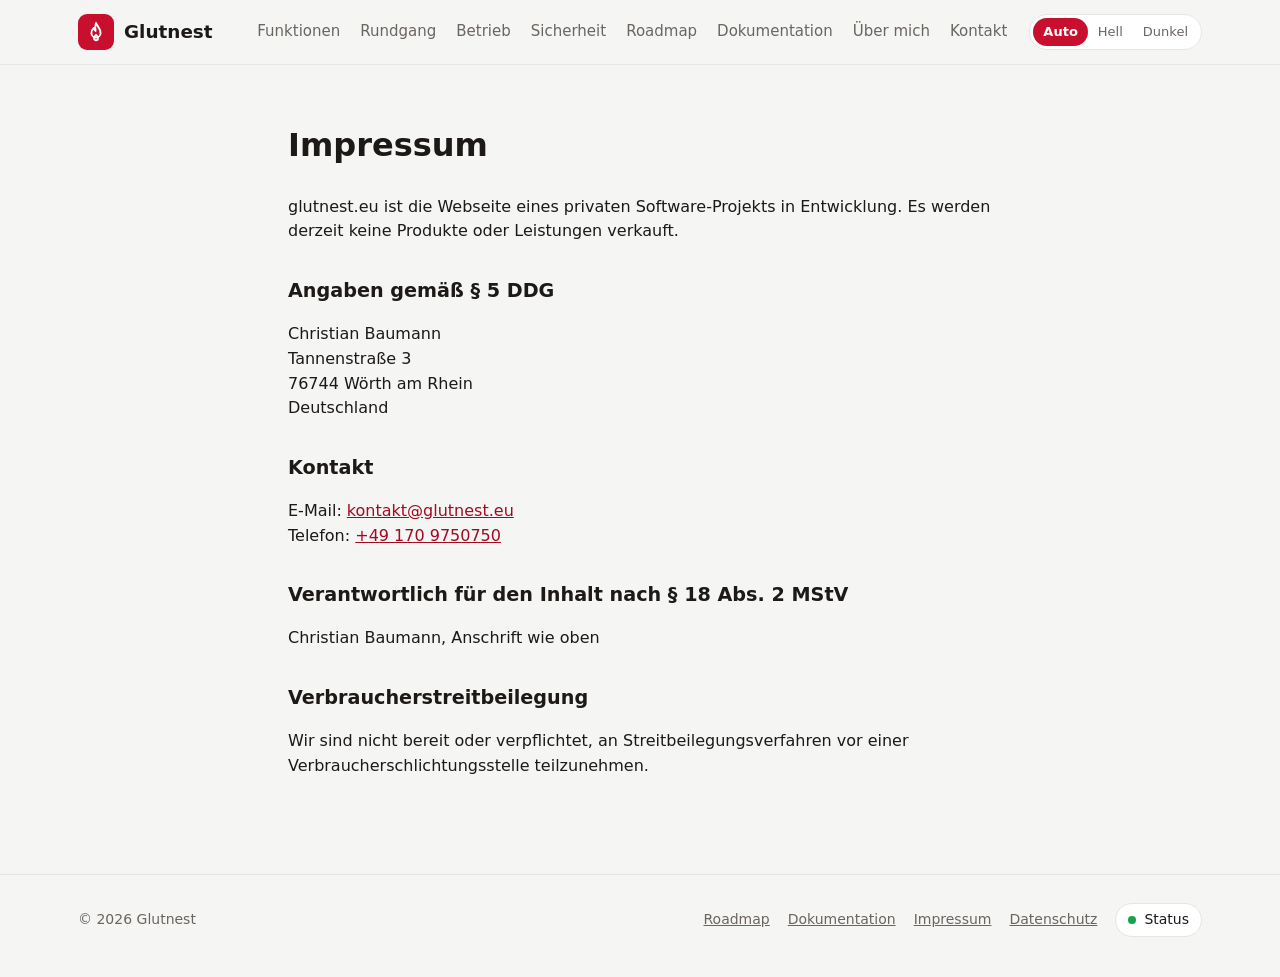
<file: impressum/index.html>
<!DOCTYPE html>
<html lang="de">
<head>
<meta charset="utf-8">
<meta name="viewport" content="width=device-width, initial-scale=1">
<title>Impressum – Glutnest</title>
<link rel="canonical" href="https://glutnest.eu/impressum/">
<link rel="icon" href="/assets/favicon.svg" type="image/svg+xml">
<link rel="stylesheet" href="/assets/style.css?v=2">
<script src="/assets/darstellung.js?v=2"></script>
</head>
<body>
<header class="nav">
  <div class="innen">
    <a class="marke" href="/"><span class="logo"><svg viewBox="0 0 24 24"><path d="M12 2c1 3.5 5 6 5 11a5 5 0 0 1-10 0c0-2.4 1.2-4 2.6-5.4.2 1.6.9 2.7 2 3.4C11 8 11 5 12 2Z"/><path d="M12 21a2.2 2.2 0 0 1-2.2-2.2c0-1.4 1.2-2.3 2.2-3.8 1 1.5 2.2 2.4 2.2 3.8A2.2 2.2 0 0 1 12 21Z"/></svg></span>Glutnest</a>
    <div class="menue" id="hauptmenue">
      <nav class="nav-links" aria-label="Hauptmenü">
        <a href="/#funktionen">Funktionen</a>
        <a href="/#rundgang">Rundgang</a>
        <a href="/#betrieb">Betrieb</a>
        <a href="/#sicherheit">Sicherheit</a>
        <a href="/roadmap/">Roadmap</a>
        <a href="/doku/">Dokumentation</a>
        <a href="/#ueber-mich">Über mich</a>
        <a href="/#kontakt">Kontakt</a>
      </nav>
      <div class="umschalter" role="group" aria-label="Darstellung">
        <button type="button" data-wert="auto">Auto</button>
        <button type="button" data-wert="hell">Hell</button>
        <button type="button" data-wert="dunkel">Dunkel</button>
      </div>
    </div>
    <button type="button" class="menue-knopf" aria-expanded="false" aria-controls="hauptmenue" aria-label="Menü öffnen">
      <svg viewBox="0 0 24 24" aria-hidden="true"><path class="zu" d="M4 7h16M4 12h16M4 17h16"/><path class="auf" d="M6 6l12 12M18 6 6 18"/></svg>
    </button>
  </div>
</header>
<main class="rechtstext">
<h1>Impressum</h1>
<p>glutnest.eu ist die Webseite eines privaten Software-Projekts in Entwicklung. Es werden derzeit keine Produkte oder Leistungen verkauft.</p>
<h2>Angaben gemäß § 5 DDG</h2>
<p>Christian Baumann<br>Tannenstraße 3<br>76744 Wörth am Rhein<br>Deutschland</p>
<h2>Kontakt</h2>
<p>E-Mail: <a href="mailto:kontakt@glutnest.eu">kontakt@glutnest.eu</a><br>Telefon: <a href="tel:+491709750750">+49 170 9750750</a></p>
<h2>Verantwortlich für den Inhalt nach § 18 Abs. 2 MStV</h2>
<p>Christian Baumann, Anschrift wie oben</p>
<h2>Verbraucherstreitbeilegung</h2>
<p>Wir sind nicht bereit oder verpflichtet, an Streitbeilegungsverfahren vor einer Verbraucherschlichtungsstelle teilzunehmen.</p>
</main>
<footer class="fuss">
  <div class="innen">
    <span>© 2026 Glutnest</span>
    <nav aria-label="Rechtliches">
      <a href="/roadmap/">Roadmap</a>
      <a href="/doku/">Dokumentation</a>
      <a href="/impressum/">Impressum</a>
      <a href="/datenschutz/">Datenschutz</a>
      <a class="status-knopf" href="https://status.glutnest.eu/" rel="noopener"><span class="punkt" aria-hidden="true"></span>Status</a>
    </nav>
  </div>
</footer>
</body>
</html>
</file>
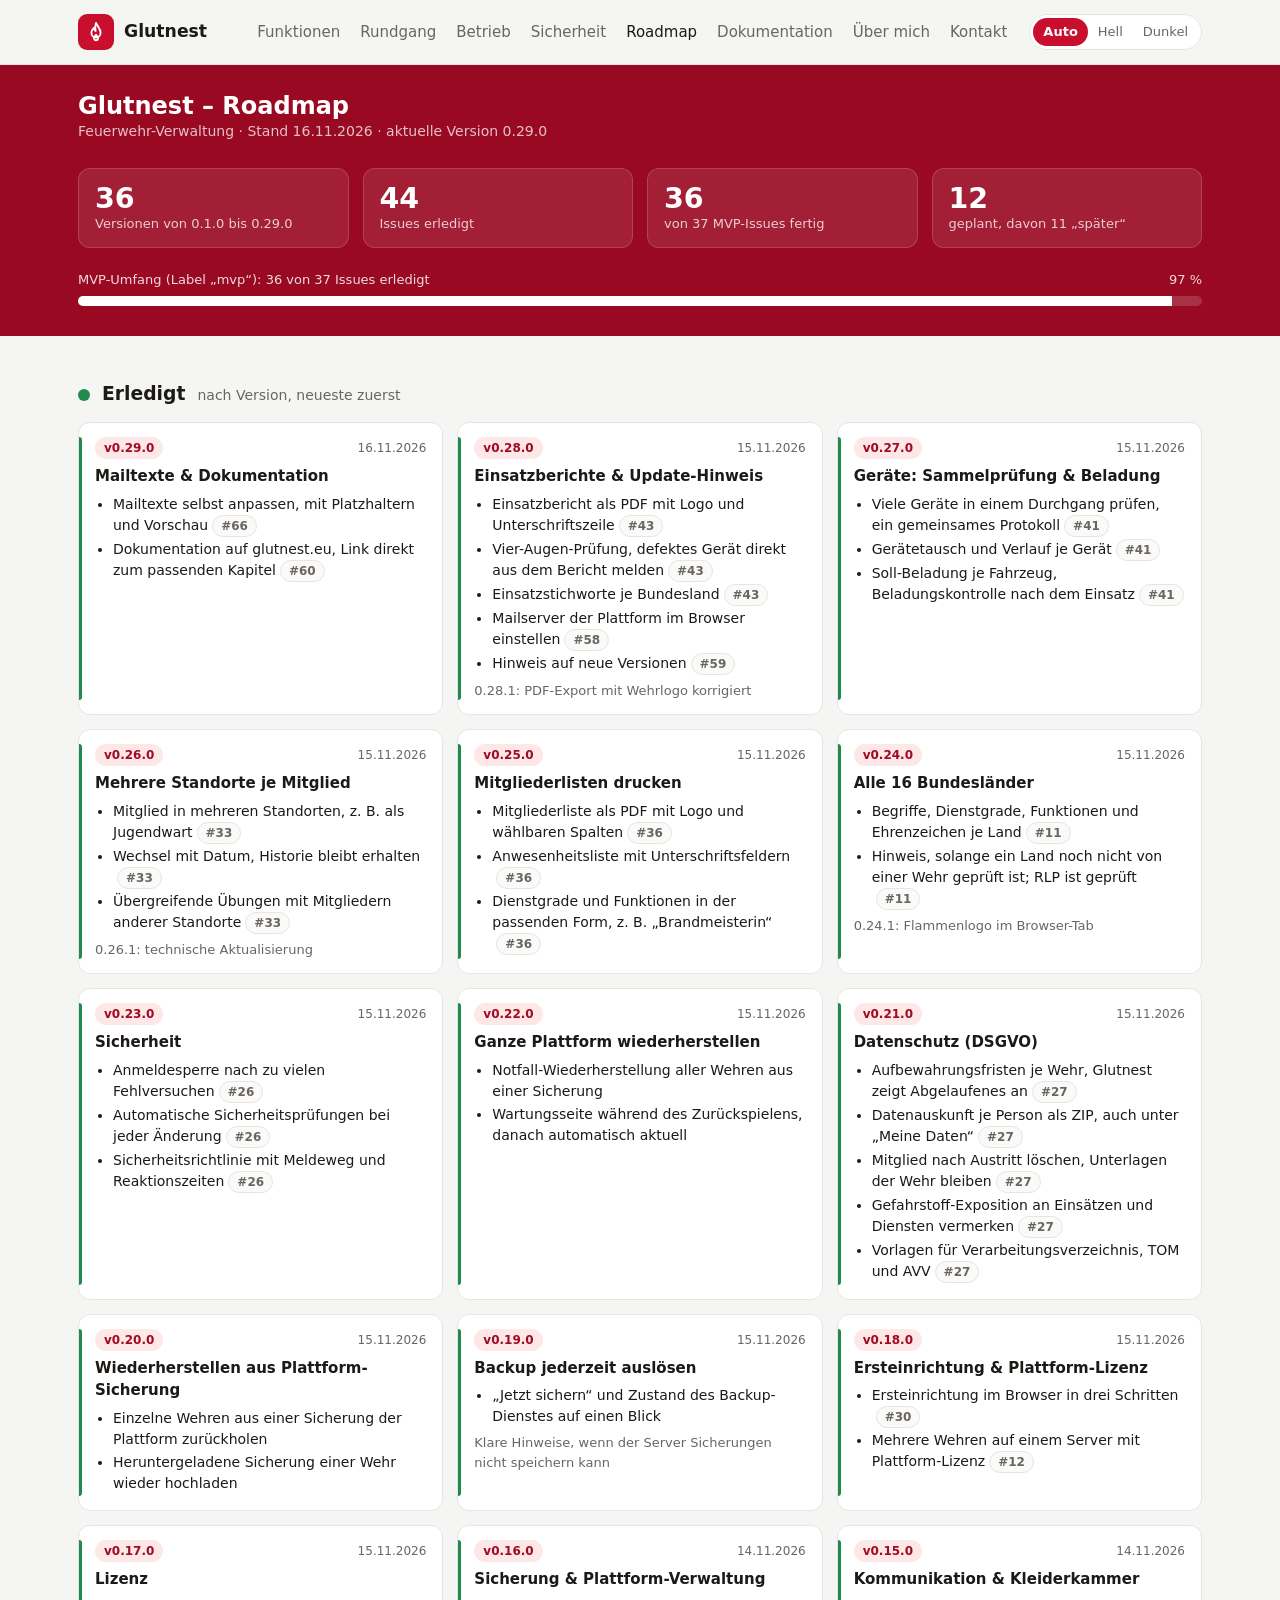
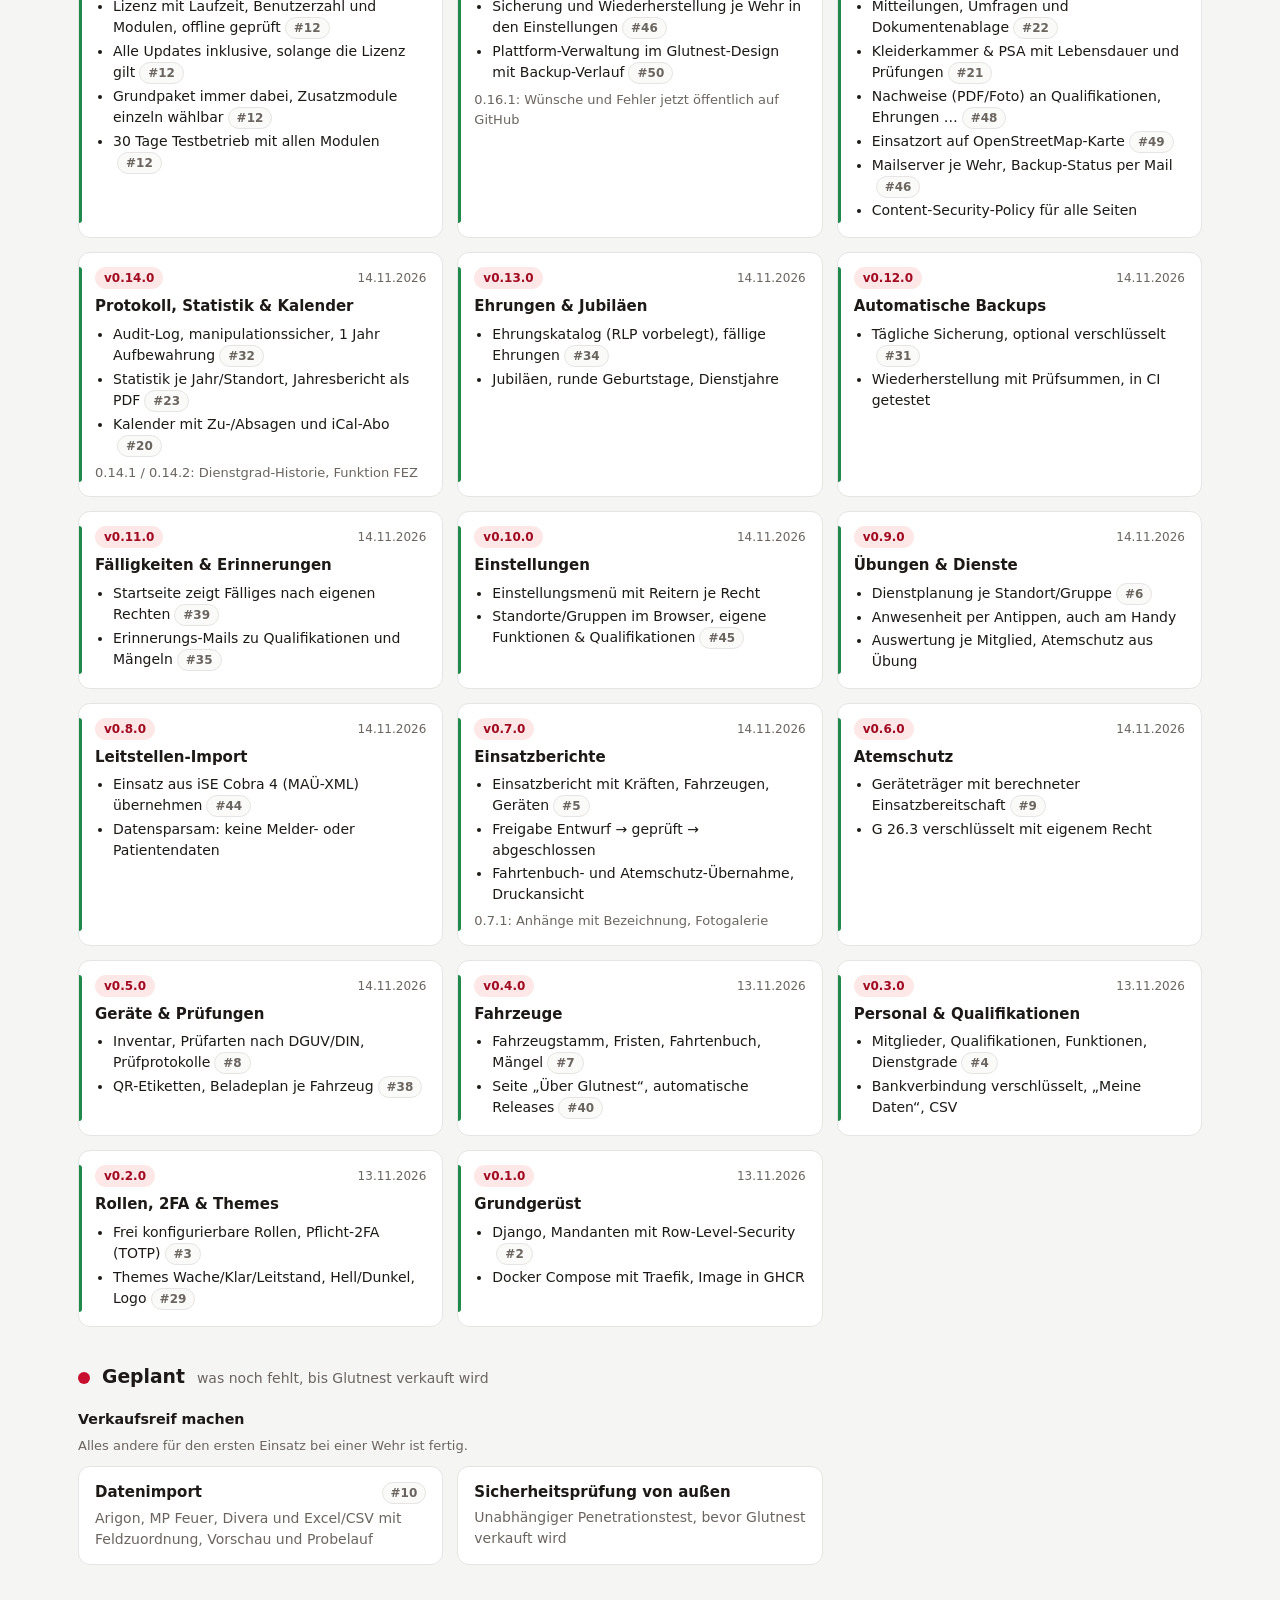
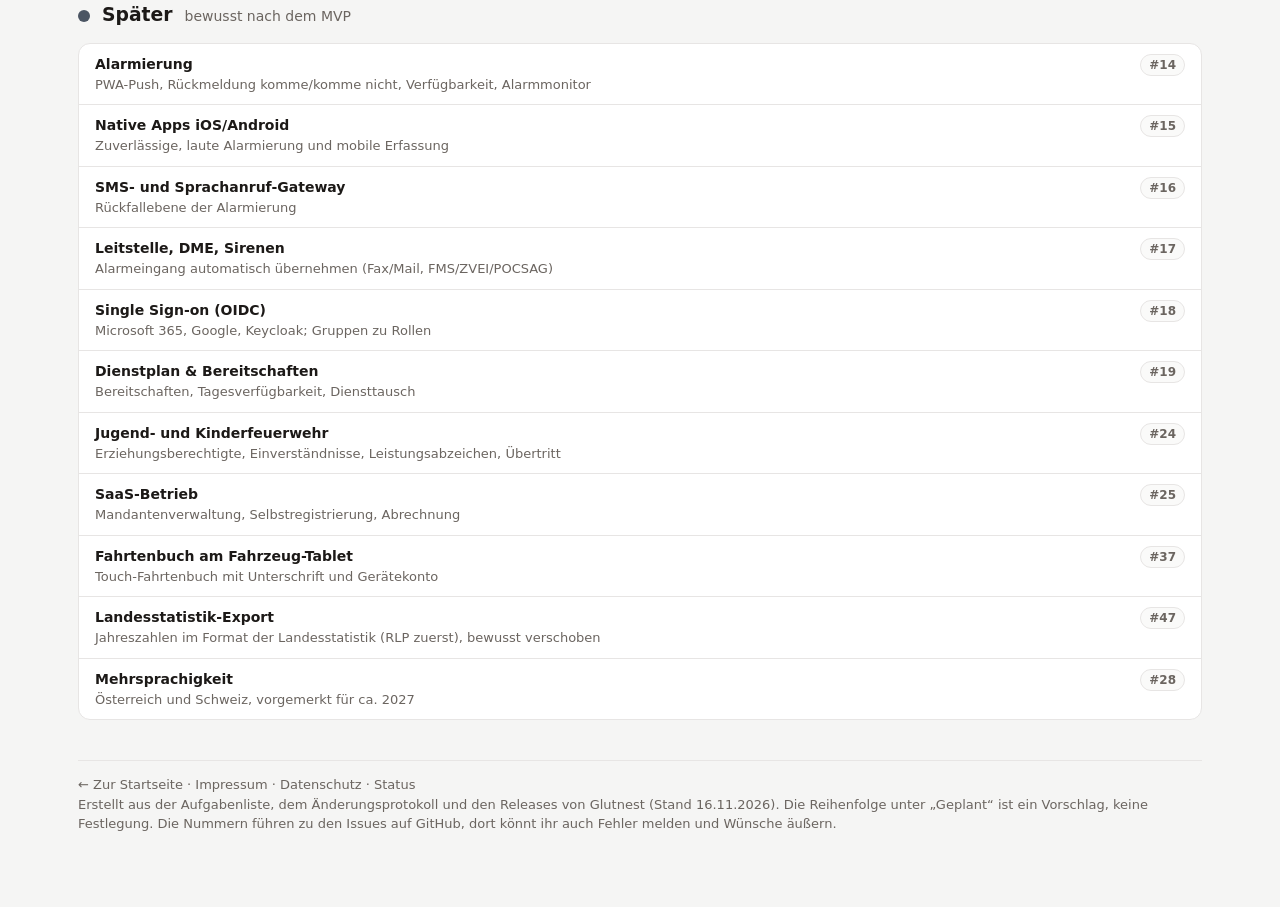
<file: roadmap/index.html>
<!DOCTYPE html>
<html lang="de">
<head>
<meta charset="utf-8">
<meta name="viewport" content="width=device-width, initial-scale=1">
<title>Glutnest – Roadmap</title>
<meta name="description" content="Roadmap von Glutnest: was fertig ist, woran gearbeitet wird und was geplant ist.">
<link rel="canonical" href="https://glutnest.eu/roadmap/">
<link rel="icon" href="/assets/favicon.svg" type="image/svg+xml">
<link rel="stylesheet" href="/assets/style.css?v=2">
<script src="/assets/darstellung.js?v=2"></script>
<style>
:root {
  color-scheme: light dark;
  --marke: #c8102e;
  --akzent: light-dark(var(--marke), color-mix(in oklab, var(--marke) 86%, white));
  --akzent-tief: light-dark(color-mix(in oklab, var(--marke) 82%, black), color-mix(in oklab, var(--marke) 32%, #111));
  --akzent-weich: light-dark(color-mix(in oklab, var(--marke) 11%, white), color-mix(in oklab, var(--marke) 22%, #18181a));
  --akzent-text: light-dark(color-mix(in oklab, var(--marke) 85%, black), color-mix(in oklab, var(--marke) 55%, white));
  --grund: light-dark(#f5f5f4, #0f0f10);
  --flaeche: light-dark(#ffffff, #18181a);
  --flaeche-2: light-dark(#fafaf9, #1f1f22);
  --text: light-dark(#1c1917, #ececec);
  --leise: light-dark(#6b6560, #9a9a9f);
  --linie: light-dark(#e7e5e4, #2c2c30);
  --gut: light-dark(#1f8a4c, #3fb978);
  --gut-weich: light-dark(#e6f4ec, #16291f);
  --warn: light-dark(#b7791f, #e0a43a);
  --warn-weich: light-dark(#fbf1e1, #2c2416);
  --plan: light-dark(#4b5563, #a1a1aa);
  --rund: 12px;
  font-family: Inter, system-ui, -apple-system, "Segoe UI", Roboto, sans-serif;
  font-size: 15px; line-height: 1.5;
}
:root[data-darstellung="hell"] { color-scheme: light; }
:root[data-darstellung="dunkel"] { color-scheme: dark; }
*, *::before, *::after { box-sizing: border-box; }
body { margin: 0; background: var(--grund); color: var(--text); }
a { color: var(--akzent-text); text-decoration: none; }
a:hover { text-decoration: underline; }
svg { fill: none; stroke: currentColor; stroke-width: 2; stroke-linecap: round; stroke-linejoin: round; }

/* Kopf */
.rm-kopf { background: var(--akzent-tief); color: #fff; }
.kopf-innen { max-width: 1180px; margin: 0 auto; padding: 28px 28px 30px; }
.kopfzeile { display: flex; align-items: center; gap: 14px; }
.rm-kopf h1 { margin: 0; font-size: 1.6rem; line-height: 1.15; }
.rm-kopf .unter { color: rgb(255 255 255 / .75); font-size: 14px; }

.kacheln { display: grid; grid-template-columns: repeat(4, 1fr); gap: 14px; margin-top: 26px; }
.kachel { background: rgb(255 255 255 / .09); border: 1px solid rgb(255 255 255 / .16); border-radius: var(--rund); padding: 14px 16px; }
.kachel .zahl { font-size: 1.9rem; font-weight: 700; line-height: 1.1; }
.kachel .was { font-size: 13px; color: rgb(255 255 255 / .78); }
.fortschritt { margin-top: 22px; }
.fortschritt .fs-zeile { display: flex; gap: 12px; justify-content: space-between; font-size: 13px; color: rgb(255 255 255 / .85); margin-bottom: 6px; }
.balken { margin-top: 0; height: 10px; border-radius: 999px; background: rgb(255 255 255 / .16); overflow: hidden; display: flex; }
.balken span { display: block; height: 100%; }
.balken .b-gut { background: #fff; }
.balken .b-arbeit { background: rgb(255 255 255 / .55); }

/* Inhalt */
main { max-width: 1180px; margin: 0 auto; padding: 8px 28px 60px; }
.abschnitt { margin-top: 36px; }
.abschnitt-kopf { display: flex; align-items: baseline; gap: 12px; margin-bottom: 14px; }
.abschnitt-kopf h2 { margin: 0; font-size: 1.25rem; }
.abschnitt-kopf .leise { color: var(--leise); font-size: 14px; }
.punkt { width: 12px; height: 12px; border-radius: 50%; display: inline-block; flex: none; transform: translateY(1px); }
.p-gut { background: var(--gut); } .p-arbeit { background: var(--warn); } .p-plan { background: var(--akzent); } .p-spaeter { background: var(--plan); }

.chip { display: inline-flex; align-items: center; gap: 4px; font-size: 12px; font-weight: 600; padding: 1px 8px;
  border-radius: 999px; border: 1px solid var(--linie); background: var(--flaeche-2); color: var(--leise); white-space: nowrap; }
a.chip:hover { text-decoration: none; border-color: var(--akzent); color: var(--akzent-text); }
.chip.version { background: var(--akzent-weich); color: var(--akzent-text); border-color: transparent; }

/* Zeitstrahl Erledigt */
.zeitstrahl { position: relative; display: grid; grid-template-columns: repeat(3, 1fr); gap: 14px; }
.release { background: var(--flaeche); border: 1px solid var(--linie); border-radius: var(--rund); padding: 14px 16px; position: relative; }
.release::before { content: ""; position: absolute; left: 0; top: 14px; bottom: 14px; width: 3px; border-radius: 0 3px 3px 0; background: var(--gut); }
.release-kopf { display: flex; align-items: center; gap: 8px; margin-bottom: 6px; }
.release-kopf .datum { margin-left: auto; color: var(--leise); font-size: 12px; }
.release h3 { margin: 0 0 6px; font-size: 1rem; }
.release ul { margin: 0; padding-left: 18px; font-size: 14px; }
.release li { margin: 2px 0; }
.release li .chip { margin-left: 4px; }
.release .fix { color: var(--leise); font-size: 13px; margin-top: 6px; }

/* Karten In Arbeit / Geplant */
.raster { display: grid; grid-template-columns: repeat(2, 1fr); gap: 14px; }
.raster.drei { grid-template-columns: repeat(3, 1fr); }
.karte { background: var(--flaeche); border: 1px solid var(--linie); border-radius: var(--rund); padding: 14px 16px; }
.karte h3 { margin: 0 0 4px; font-size: 1rem; display: flex; gap: 8px; align-items: baseline; }
.karte h3 .chip { margin-left: auto; }
.karte p { margin: 0; font-size: 14px; color: var(--leise); }
.karte ul { margin: 6px 0 0; padding-left: 18px; font-size: 14px; }
.karte.arbeit { border-color: color-mix(in oklab, var(--warn) 45%, var(--linie)); background: var(--warn-weich); }
.status { font-size: 12px; font-weight: 600; color: var(--warn); text-transform: uppercase; letter-spacing: .04em; }
.erledigt-teil { color: var(--gut); }

.phase { margin-top: 18px; }
.phase h3.phasentitel { font-size: .95rem; margin: 0 0 10px; display: flex; gap: 10px; align-items: center; }
.phase h3.phasentitel .nr { width: 24px; height: 24px; border-radius: 50%; background: var(--akzent); color: #fff;
  display: grid; place-items: center; font-size: 12px; }
.phase .hinweis { font-size: 13px; color: var(--leise); margin: -4px 0 10px; }

.liste { background: var(--flaeche); border: 1px solid var(--linie); border-radius: var(--rund); overflow: hidden; }
.liste .eintrag { display: grid; grid-template-columns: 1fr auto; gap: 12px; padding: 10px 16px; border-top: 1px solid var(--linie); align-items: baseline; font-size: 14px; }
.liste .eintrag:first-child { border-top: 0; }
.liste .eintrag .nr { color: var(--leise); font-variant-numeric: tabular-nums; }
.liste .eintrag .titel { font-weight: 600; }
.liste .eintrag .text { color: var(--leise); display: block; font-weight: 400; font-size: 13px; }

.fuss { margin-top: 40px; padding: 14px 0 0; color: var(--leise); font-size: 13px; border-top: 1px solid var(--linie); }

@media (max-width: 900px) {
  .zeitstrahl, .raster, .raster.drei { grid-template-columns: 1fr; }
  .kacheln { grid-template-columns: repeat(2, 1fr); }
}
@media print {
  .umschalter, .nav { display: none; }
  .rm-kopf { print-color-adjust: exact; -webkit-print-color-adjust: exact; }
  .release, .karte, .liste .eintrag { break-inside: avoid; }
}
</style>
</head>
<body>
<header class="nav">
  <div class="innen">
    <a class="marke" href="/"><span class="logo"><svg viewBox="0 0 24 24"><path d="M12 2c1 3.5 5 6 5 11a5 5 0 0 1-10 0c0-2.4 1.2-4 2.6-5.4.2 1.6.9 2.7 2 3.4C11 8 11 5 12 2Z"/><path d="M12 21a2.2 2.2 0 0 1-2.2-2.2c0-1.4 1.2-2.3 2.2-3.8 1 1.5 2.2 2.4 2.2 3.8A2.2 2.2 0 0 1 12 21Z"/></svg></span>Glutnest</a>
    <div class="menue" id="hauptmenue">
      <nav class="nav-links" aria-label="Hauptmenü">
        <a href="/#funktionen">Funktionen</a>
        <a href="/#rundgang">Rundgang</a>
        <a href="/#betrieb">Betrieb</a>
        <a href="/#sicherheit">Sicherheit</a>
        <a href="/roadmap/" aria-current="page">Roadmap</a>
        <a href="/doku/">Dokumentation</a>
        <a href="/#ueber-mich">Über mich</a>
        <a href="/#kontakt">Kontakt</a>
      </nav>
      <div class="umschalter" role="group" aria-label="Darstellung">
        <button type="button" data-wert="auto">Auto</button>
        <button type="button" data-wert="hell">Hell</button>
        <button type="button" data-wert="dunkel">Dunkel</button>
      </div>
    </div>
    <button type="button" class="menue-knopf" aria-expanded="false" aria-controls="hauptmenue" aria-label="Menü öffnen">
      <svg viewBox="0 0 24 24" aria-hidden="true"><path class="zu" d="M4 7h16M4 12h16M4 17h16"/><path class="auf" d="M6 6l12 12M18 6 6 18"/></svg>
    </button>
  </div>
</header>
<header class="rm-kopf">
  <div class="kopf-innen">
    <div class="kopfzeile">
      <div>
        <h1>Glutnest – Roadmap</h1>
        <div class="unter">Feuerwehr-Verwaltung · Stand 16.11.2026 · aktuelle Version 0.29.0</div>
      </div>
    </div>

    <div class="kacheln">
      <div class="kachel"><div class="zahl">36</div><div class="was">Versionen von 0.1.0 bis 0.29.0</div></div>
      <div class="kachel"><div class="zahl">44</div><div class="was">Issues erledigt</div></div>
      <div class="kachel"><div class="zahl">36</div><div class="was">von 37 MVP-Issues fertig</div></div>
      <div class="kachel"><div class="zahl">12</div><div class="was">geplant, davon 11 „später“</div></div>
    </div>

    <div class="fortschritt">
      <div class="fs-zeile"><span>MVP-Umfang (Label „mvp“): 36 von 37 Issues erledigt</span><span style="white-space:nowrap">97 %</span></div>
      <div class="balken" role="img" aria-label="36 von 37 MVP-Issues erledigt">
        <span class="b-gut" style="width:97.3%"></span>
      </div>
    </div>
  </div>
</header>

<main>

  <!-- ERLEDIGT -->
  <section class="abschnitt">
    <div class="abschnitt-kopf"><span class="punkt p-gut"></span><h2>Erledigt</h2><span class="leise">nach Version, neueste zuerst</span></div>
    <div class="zeitstrahl" id="erledigt"></div>
  </section>

  <!-- GEPLANT -->
  <section class="abschnitt">
    <div class="abschnitt-kopf"><span class="punkt p-plan"></span><h2>Geplant</h2><span class="leise">was noch fehlt, bis Glutnest verkauft wird</span></div>

    <div class="phase">
      <h3 class="phasentitel">Verkaufsreif machen</h3>
      <p class="hinweis">Alles andere für den ersten Einsatz bei einer Wehr ist fertig.</p>
      <div class="raster drei" id="phase1"></div>
    </div>

  </section>

  <!-- SPÄTER -->
  <section class="abschnitt">
    <div class="abschnitt-kopf"><span class="punkt p-spaeter"></span><h2>Später</h2><span class="leise">bewusst nach dem MVP</span></div>
    <div class="liste" id="spaeter"></div>
  </section>

  <p class="fuss"><a href="/">← Zur Startseite</a> · <a href="/impressum/">Impressum</a> · <a href="/datenschutz/">Datenschutz</a> · <a href="https://status.glutnest.eu/" rel="noopener">Status</a><br>Erstellt aus der Aufgabenliste, dem Änderungsprotokoll und den Releases von Glutnest (Stand 16.11.2026). Die Reihenfolge unter „Geplant“ ist ein Vorschlag, keine Festlegung. Die Nummern führen zu den Issues auf GitHub, dort könnt ihr auch Fehler melden und Wünsche äußern.</p>
</main>

<script src="/roadmap/roadmap.js?v=2"></script>
</body>
</html>
</file>
<file: assets/style.css>
/* Glutnest – Webseite. Keine externen Schriften, keine Tracker. */
:root {
  color-scheme: light dark;
  --marke: #c8102e;
  --akzent: light-dark(var(--marke), color-mix(in oklab, var(--marke) 86%, white));
  --akzent-tief: light-dark(color-mix(in oklab, var(--marke) 82%, black), color-mix(in oklab, var(--marke) 32%, #111));
  --akzent-weich: light-dark(color-mix(in oklab, var(--marke) 9%, white), color-mix(in oklab, var(--marke) 20%, #18181a));
  --akzent-text: light-dark(color-mix(in oklab, var(--marke) 85%, black), color-mix(in oklab, var(--marke) 55%, white));
  --grund: light-dark(#f5f5f4, #0f0f10);
  --flaeche: light-dark(#ffffff, #18181a);
  --flaeche-2: light-dark(#fafaf9, #1f1f22);
  --text: light-dark(#1c1917, #ececec);
  --leise: light-dark(#6b6560, #9a9a9f);
  --linie: light-dark(#e7e5e4, #2c2c30);
  --gut: light-dark(#1f8a4c, #3fb978);
  --rund: 14px;
  --breite: 1180px;
  font-family: Inter, system-ui, -apple-system, "Segoe UI", Roboto, sans-serif;
  font-size: 16px; line-height: 1.55;
}
:root[data-darstellung="hell"] { color-scheme: light; }
:root[data-darstellung="dunkel"] { color-scheme: dark; }
*, *::before, *::after { box-sizing: border-box; }
html { scroll-behavior: smooth; scroll-padding-top: 76px; }
body { margin: 0; background: var(--grund); color: var(--text); }
img { max-width: 100%; height: auto; display: block; }
.handy img { width: 100%; }
a { color: var(--akzent-text); }
svg.i { width: 22px; height: 22px; fill: none; stroke: currentColor; stroke-width: 2; stroke-linecap: round; stroke-linejoin: round; flex: none; }
.innen { max-width: var(--breite); margin: 0 auto; padding: 0 28px; }
.leise { color: var(--leise); }

/* Navigation */
.nav { position: sticky; top: 0; z-index: 10; background: color-mix(in oklab, var(--grund) 86%, transparent);
  backdrop-filter: blur(10px); -webkit-backdrop-filter: blur(10px); border-bottom: 1px solid var(--linie); }
.nav .innen { display: flex; align-items: center; gap: 22px; height: 64px; }
.marke { display: flex; align-items: center; gap: 10px; color: var(--text); text-decoration: none; font-weight: 700; font-size: 1.15rem; }
.logo { width: 36px; height: 36px; border-radius: 9px; background: var(--marke); color: #fff; display: grid; place-items: center; }
.logo svg { width: 22px; height: 22px; fill: none; stroke: currentColor; stroke-width: 2; stroke-linecap: round; stroke-linejoin: round; }
.nav-links { display: flex; gap: 20px; margin-left: auto; }
.nav-links a { color: var(--leise); text-decoration: none; font-size: 15px; font-weight: 500; }
.nav-links a:hover, .nav-links a[aria-current="page"] { color: var(--text); }
.umschalter { display: flex; border: 1px solid var(--linie); border-radius: 999px; padding: 3px; background: var(--flaeche); }
.umschalter button { border: 0; background: transparent; color: var(--leise); font: inherit; font-size: 13px; padding: 4px 10px; border-radius: 999px; cursor: pointer; }
.umschalter button[aria-pressed="true"] { background: var(--akzent); color: #fff; font-weight: 600; }
.menue { display: contents; }
.menue-knopf { display: none; width: 44px; height: 44px; margin-left: auto; border: 1px solid var(--linie); border-radius: 12px;
  background: var(--flaeche); color: var(--text); cursor: pointer; place-items: center; padding: 0; }
.menue-knopf svg { width: 22px; height: 22px; fill: none; stroke: currentColor; stroke-width: 2; stroke-linecap: round; }
.menue-knopf .auf, .nav.offen .menue-knopf .zu { display: none; }
.nav.offen .menue-knopf .auf { display: inline; }

.knopf { display: inline-flex; align-items: center; gap: 8px; padding: 12px 20px; border-radius: 10px; font-weight: 600;
  text-decoration: none; border: 1px solid transparent; font-size: 15px; }
.knopf.primaer { background: var(--marke); color: #fff; }
.knopf.primaer:hover { background: color-mix(in oklab, var(--marke) 88%, black); }
.knopf.zweit { border-color: var(--linie); color: var(--text); background: var(--flaeche); }
.knopf.zweit:hover { border-color: var(--akzent); }

/* Hero */
.hero { background:
    radial-gradient(1100px 520px at 85% -10%, color-mix(in oklab, var(--marke) 55%, transparent), transparent 70%),
    linear-gradient(180deg, var(--akzent-tief), color-mix(in oklab, var(--akzent-tief) 75%, #0b0b0c));
  color: #fff; overflow: hidden; }
.hero .innen { display: grid; grid-template-columns: 1fr 1.15fr; gap: 48px; align-items: center; padding-top: 72px; padding-bottom: 0; }
.hero-text { padding-bottom: 72px; }
.etikett { display: inline-flex; gap: 8px; align-items: center; font-size: 13px; font-weight: 600; padding: 4px 12px;
  border-radius: 999px; background: rgb(255 255 255 / .12); border: 1px solid rgb(255 255 255 / .2); }
.etikett .punkt { width: 8px; height: 8px; border-radius: 50%; background: #ffb4a8; box-shadow: 0 0 0 4px rgb(255 180 168 / .25); }
.hero h1 { font-size: clamp(2.2rem, 4.4vw, 3.4rem); line-height: 1.08; margin: 18px 0 18px; letter-spacing: -.02em; }
.hero p.lead { font-size: 1.15rem; color: rgb(255 255 255 / .82); margin: 0 0 28px; max-width: 34em; }
.hero .knoepfe { display: flex; gap: 12px; flex-wrap: wrap; }
.hero .knopf.zweit { background: rgb(255 255 255 / .1); border-color: rgb(255 255 255 / .28); color: #fff; }
.hero .knopf.primaer { background: #fff; color: var(--akzent-tief); }
.hero .knopf.primaer:hover { background: #ffe9e6; }
.hero-bild { position: relative; align-self: end; }
.fenster { border-radius: 12px 12px 0 0; overflow: hidden; background: #fff; box-shadow: 0 30px 80px rgb(0 0 0 / .45);
  border: 1px solid rgb(255 255 255 / .18); border-bottom: 0; }
.fenster .leiste { height: 30px; background: #ececec; display: flex; align-items: center; gap: 6px; padding: 0 12px; }
.fenster .leiste i { width: 10px; height: 10px; border-radius: 50%; background: #d4d4d4; }
.fenster .leiste span { margin-left: 14px; font-size: 12px; color: #777; background: #fff; border-radius: 6px; padding: 1px 12px; }
.handy { position: absolute; left: -48px; bottom: 28px; width: 170px; border-radius: 26px; border: 6px solid #111;
  overflow: hidden; box-shadow: 0 20px 50px rgb(0 0 0 / .55); background: #111; }
.vorteile { display: flex; gap: 28px; flex-wrap: wrap; margin-top: 34px; font-size: 14px; color: rgb(255 255 255 / .82); }
.vorteile span { display: flex; gap: 8px; align-items: center; }
.vorteile svg.i { width: 18px; height: 18px; color: #ffb4a8; }

/* Abschnitte */
section.block { padding: 88px 0; }
section.block.alt { background: var(--flaeche); border-top: 1px solid var(--linie); border-bottom: 1px solid var(--linie); }
.kopf { max-width: 720px; margin-bottom: 44px; }
.kopf .ueber { color: var(--akzent-text); font-weight: 700; font-size: 13px; text-transform: uppercase; letter-spacing: .08em; }
.kopf h2 { font-size: clamp(1.7rem, 3vw, 2.3rem); line-height: 1.15; margin: 8px 0 12px; letter-spacing: -.01em; }
.kopf p { margin: 0; color: var(--leise); font-size: 1.08rem; }

.module { display: grid; grid-template-columns: repeat(3, 1fr); gap: 16px; }
.modul { background: var(--flaeche); border: 1px solid var(--linie); border-radius: var(--rund); padding: 22px; }
section.alt .modul { background: var(--flaeche-2); }
.modul .symbol { width: 42px; height: 42px; border-radius: 10px; background: var(--akzent-weich); color: var(--akzent-text);
  display: grid; place-items: center; margin-bottom: 14px; }
.modul h3 { margin: 0 0 6px; font-size: 1.05rem; }
.modul p { margin: 0; color: var(--leise); font-size: 15px; }

/* Rundgang */
.zeile { display: grid; grid-template-columns: 1fr 1.35fr; gap: 56px; align-items: center; margin-bottom: 88px; }
.zeile:last-child { margin-bottom: 0; }
.zeile.dreh { grid-template-columns: 1.35fr 1fr; }
.zeile.dreh .text { order: 2; }
.zeile h3 { font-size: 1.5rem; margin: 0 0 10px; line-height: 1.2; }
.zeile p { color: var(--leise); margin: 0 0 14px; }
.zeile ul { list-style: none; padding: 0; margin: 0; }
.zeile li { display: flex; gap: 10px; margin: 8px 0; }
.zeile li svg.i { width: 20px; height: 20px; color: var(--gut); margin-top: 2px; }
.bildrahmen { border-radius: 12px; overflow: hidden; border: 1px solid var(--linie); box-shadow: 0 18px 50px rgb(0 0 0 / .12); background: var(--flaeche); }
.paar { position: relative; }
.paar .zweites { position: absolute; width: 46%; right: -18px; bottom: -28px; border-radius: 10px; overflow: hidden;
  border: 1px solid var(--linie); box-shadow: 0 18px 40px rgb(0 0 0 / .3); }

/* Betrieb */
.zwei { display: grid; grid-template-columns: 1fr 1fr; gap: 20px; }
.option { background: var(--flaeche-2); border: 1px solid var(--linie); border-radius: var(--rund); padding: 28px; }
.option h3 { margin: 0 0 6px; font-size: 1.3rem; display: flex; gap: 10px; align-items: center; }
.option h3 svg.i { color: var(--akzent-text); }
.option > p { color: var(--leise); margin: 0 0 14px; }
.option ul { margin: 0; padding-left: 20px; }
.option li { margin: 6px 0; }
.lizenz-hinweis { display: flex; gap: 12px; align-items: flex-start; margin: 20px 0 0; padding: 18px 22px; border: 1px solid var(--linie); border-radius: var(--rund); background: var(--flaeche-2); }
.lizenz-hinweis svg.i { flex: none; color: var(--akzent-text); margin-top: 2px; }

/* Sicherheit */
.sicher { display: grid; grid-template-columns: repeat(4, 1fr); gap: 16px; }
.sicher div { border-left: 3px solid var(--akzent); padding: 4px 0 4px 16px; }
.sicher strong { display: block; margin-bottom: 4px; }
.sicher span { color: var(--leise); font-size: 15px; }

/* Roadmap-Teaser */
.roadmap-teaser { display: grid; grid-template-columns: 1.1fr 1fr; gap: 40px; align-items: center;
  background: var(--akzent-tief); color: #fff; border-radius: 20px; padding: 44px; }
.roadmap-teaser h2 { margin: 0 0 10px; font-size: 1.9rem; }
.roadmap-teaser p { color: rgb(255 255 255 / .8); margin: 0 0 22px; }
.roadmap-teaser .knopf.primaer { background: #fff; color: var(--akzent-tief); }
.knoepfe-zeile { display: flex; gap: 10px; flex-wrap: wrap; }
.roadmap-teaser .knopf.hell-rand { color: #fff; border-color: rgb(255 255 255 / .35); }
.roadmap-teaser .knopf.hell-rand:hover { background: rgb(255 255 255 / .1); }
.etappen { display: grid; gap: 10px; }
.etappe { background: rgb(255 255 255 / .08); border: 1px solid rgb(255 255 255 / .16); border-radius: 12px; padding: 12px 16px; }
.etappe .status { font-size: 12px; font-weight: 700; text-transform: uppercase; letter-spacing: .06em; color: rgb(255 255 255 / .65); }
.balken { height: 8px; border-radius: 999px; background: rgb(255 255 255 / .16); overflow: hidden; margin-top: 8px; }
.balken span { display: block; height: 100%; background: #fff; }

/* Kontakt */
.kontakt { display: grid; grid-template-columns: 1fr 1fr; gap: 40px; align-items: start; }
.kontaktkarte { background: var(--flaeche); border: 1px solid var(--linie); border-radius: var(--rund); padding: 28px; }
.kontaktkarte h3 { margin: 0 0 8px; }
.kontaktkarte p { color: var(--leise); margin: 0 0 18px; }
.person { display: grid; grid-template-columns: 3fr 2fr; gap: 40px; align-items: start; }
.person-text p { margin: 0 0 16px; font-size: 1.05rem; }
.person-text p:last-child { margin-bottom: 0; }
.person-karte p { margin-bottom: 14px; }
.person-kopf { display: flex; align-items: center; gap: 18px; margin-bottom: 14px; }
.person-kopf h3 { margin: 0; }
.person-foto { width: 96px; height: 96px; border-radius: 50%; object-fit: cover; border: 3px solid var(--akzent); flex: none; }
.grundsaetze { list-style: none; margin: 0; padding: 0; display: grid; gap: 14px; }
.grundsaetze li { border-left: 3px solid var(--akzent); padding: 2px 0 2px 14px; }
.grundsaetze strong { display: block; margin-bottom: 2px; }
.grundsaetze span { color: var(--leise); font-size: 15px; }
.grundsaetze a { color: var(--akzent-text); }

/* Fuß */
.fuss { border-top: 1px solid var(--linie); padding: 28px 0 40px; font-size: 14px; color: var(--leise); }
.fuss .innen { display: flex; gap: 20px; flex-wrap: wrap; align-items: center; }
.fuss nav { display: flex; gap: 18px; margin-left: auto; flex-wrap: wrap; align-items: center; }
.fuss a { color: var(--leise); }
.fuss a.status-knopf { display: inline-flex; align-items: center; gap: 8px; padding: 5px 12px; border: 1px solid var(--linie); border-radius: 999px; color: var(--text); background: var(--flaeche); text-decoration: none; }
.fuss a.status-knopf:hover { border-color: var(--akzent-text); }
.status-knopf .punkt { width: 8px; height: 8px; border-radius: 50%; background: light-dark(#16a34a, #4ade80); }

/* Rechtstexte */
.rechtstext { max-width: 760px; padding: 56px 28px 80px; margin: 0 auto; }
.rechtstext h1 { font-size: 2rem; margin: 0 0 24px; }
.rechtstext h2 { font-size: 1.2rem; margin: 32px 0 8px; }
.platzhalter { background: #fff3cd; color: #5c4400; border-radius: 4px; padding: 0 4px; }

@media (max-width: 960px) {
  /* Handy/Tablet: Menü-Knopf, aufgeklappt Links untereinander und Darstellung darunter */
  .menue-knopf { display: grid; }
  .menue { display: none; }
  .nav.offen .menue { display: block; position: absolute; top: 100%; left: 0; right: 0; background: var(--grund);
    border-bottom: 1px solid var(--linie); box-shadow: 0 18px 40px rgb(0 0 0 / .18); max-height: calc(100dvh - 64px); overflow-y: auto; }
  .nav.offen .nav-links { display: flex; flex-direction: column; gap: 0; max-width: var(--breite); margin: 0 auto; padding: 6px 28px 0; }
  .nav.offen .nav-links a { padding: 13px 2px; font-size: 17px; color: var(--text); border-bottom: 1px solid var(--linie); }
  .nav.offen .umschalter { width: max-content; margin: 18px 28px 22px; }
  .nav.offen .umschalter button { font-size: 15px; padding: 7px 16px; }
  .hero .innen, .zeile, .zeile.dreh, .zwei, .roadmap-teaser, .kontakt, .person { grid-template-columns: 1fr; }
  .zeile.dreh .text { order: 0; }
  .module { grid-template-columns: 1fr 1fr; }
  .sicher { grid-template-columns: 1fr 1fr; }
  .handy { display: none; }
  .hero-text { padding-bottom: 0; }
  .paar .zweites { right: 8px; }
}
@media (max-width: 600px) {
  .module, .sicher { grid-template-columns: 1fr; }
  .roadmap-teaser { padding: 28px; }
  section.block { padding: 64px 0; }
}
</file>
